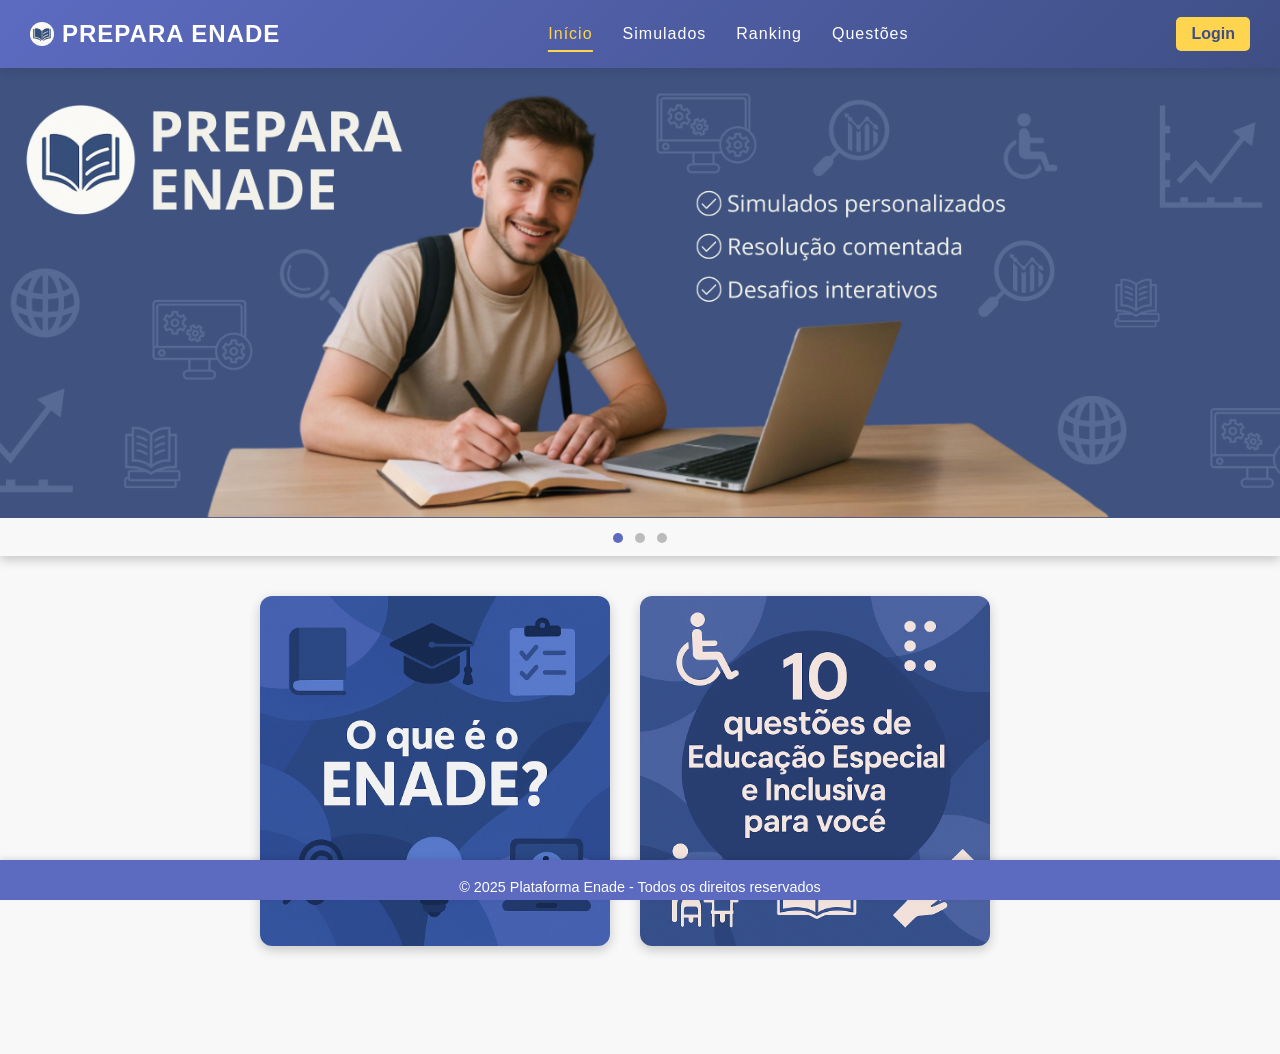
<file: index.html>
<!DOCTYPE html>
<html lang="pt-br">
<head>
    <meta charset="UTF-8">
    <meta name="viewport" content="width=device-width, initial-scale=1.0">
    <title>Prepara Enade</title>
    <link rel="stylesheet" href="styles.css">
    <link rel="icon" type="image/x-icon" href="img/icon.png">
</head>
<body>
    <header>
        <a href="index.html" class="logo">
          <img src="img/icon.png" alt="Ícone de livro" class="logo-icon">
          Prepara Enade
        </a>          
        <nav>
            <div class="hamburger" onclick="toggleMenu()">☰</div>
            <ul>
                <li><a href="index.html">Início</a></li>
                <li><a href="simulados.html">Simulados</a></li>
                <li><a href="ranking.html">Ranking</a></li>
                <li><a href="questoes.html">Questões</a></li>
            </ul>
        </nav>
        <div id="login-area">
            <button class="btn-login" onclick="window.location.href='login.html'">Login</button>
        </div>
    </header>
    
    <section class="carousel">
            <div class="slides">
                <img src="img/1.png" alt="Imagem 1">
                <img src="img/2.png" alt="Imagem 2">
                <img src="img/3.png" alt="Imagem 3">
            </div>
            <div class="dots">
                <span class="dot active"></span>
                <span class="dot"></span>
                <span class="dot"></span>
            </div>
    </section>
     <section class="posters">
  <div class="poster" id="enade-poster" onclick="mostrarVideoEnade()">
    <img src="img/O que é o ENADE_.png" alt="O que é o ENADE">
  </div>
  <div class="poster" onclick="window.location.href='10quest.html'">
    <img src="img/10quest.png" alt="10 Questões de Acessibilidade">
  </div>
  <div id="video-container" style="margin-top: 20px;"></div>
</section>
    <div id="custom-alert" class="custom-alert">
    <div class="alert-box">
        <p>Você precisa estar logado para acessar essa área.</p>
        <button onclick="closeAlert()">OK</button>
    </div>
</div>    

    <footer>
        <p>&copy; 2025 Plataforma Enade - Todos os direitos reservados</p>
    </footer>

<script>
    document.addEventListener("DOMContentLoaded", function () {
        let links = document.querySelectorAll("nav ul li a");
        let currentPage = window.location.pathname.split("/").pop();
        links.forEach(link => {
            if (link.getAttribute("href") === currentPage) {
                link.classList.add("active");
            }
        });

        let currentSlide = 0;
        const slides = document.querySelector(".slides");
        const dots = document.querySelectorAll(".dot");

        function showSlide(index) {
            slides.style.transform = `translateX(-${index * 100}%)`;
            dots.forEach(dot => dot.classList.remove("active"));
            dots[index].classList.add("active");
        }

        function nextSlide() {
            currentSlide = (currentSlide + 1) % 3;
            showSlide(currentSlide);
        }

        setInterval(nextSlide, 4000);

        dots.forEach((dot, index) => {
            dot.addEventListener("click", () => {
                currentSlide = index;
                showSlide(currentSlide);
            });
        });

        const user = JSON.parse(localStorage.getItem('user'));
const loginArea = document.getElementById('login-area');

if (user && loginArea) {
    const displayName = user.nickname ? user.nickname : user.name;
    const profilePhoto = user.foto ? user.foto : 'img/Animais/do-utilizador.png';

    loginArea.innerHTML = `
        <div class="user-info" onclick="window.location.href='perfil.html'" style="cursor: pointer;">
            <img src="${profilePhoto}" alt="Foto de Perfil" class="profile-photo">
            <span class="user-name">${displayName}</span>
            <button onclick="logout(event)" class="btn-login">Sair</button>
        </div>
        
    `;
}

        // ✅ Aqui dentro o user está definido corretamente
        document.querySelectorAll("nav ul li a").forEach(link => {
            const href = link.getAttribute("href");
            if ((href === "ranking.html" || href === "questoes.html") && !user) {
                link.addEventListener("click", function (e) {
                    e.preventDefault();
                    showAlert();
                });
            }
        });
    });
function showAlert() {
    const alert = document.getElementById("custom-alert");
    if (alert) {
        alert.style.display = "flex";
    }
}

function closeAlert() {
    window.location.href = "login.html";
}
function logout(event) {
        event.stopPropagation();
        localStorage.removeItem('user');
        window.location.href = 'index.html';
    }
function mostrarVideoEnade() {
    const container = document.getElementById('video-container');

    // Se o vídeo já estiver lá, não adiciona de novo (ou pode alternar visibilidade)
    if (container.innerHTML.trim() !== '') {
      container.innerHTML = ''; // fecha o vídeo se clicar novamente
      return;
    }

    // Insere o vídeo com controles
    container.innerHTML = `
      <video width="640" height="360" controls autoplay>
        <source src="img/O que é o ENADE？.mp4" type="video/mp4">
        Seu navegador não suporta o elemento de vídeo.
      </video>
    `;
    container.scrollIntoView({ behavior: 'smooth' });
  }
</script>
</body>
</html>
</file>
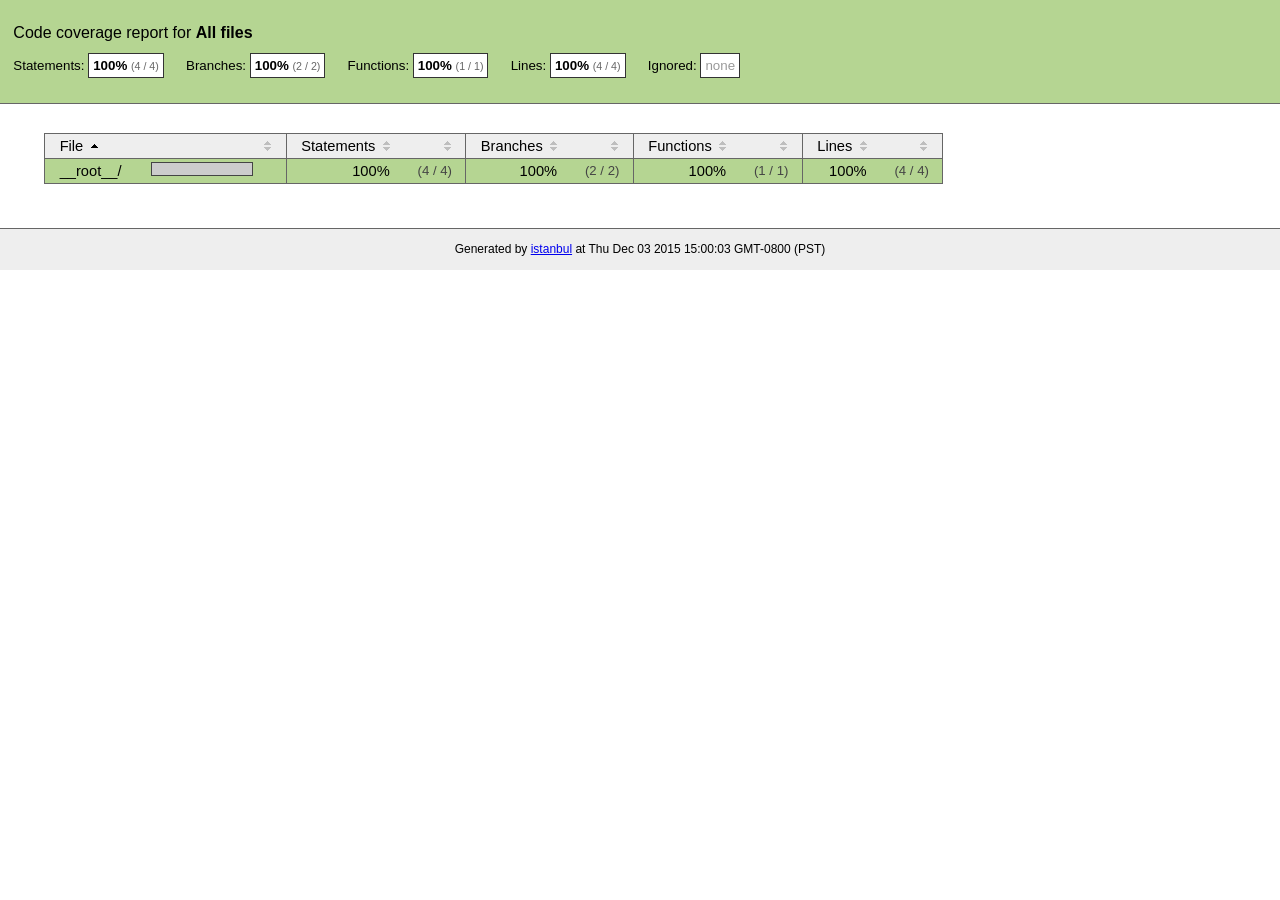
<file: banco/node_modules/unique-filename/coverage/index.html>
<!doctype html>
<html lang="en">
<head>
    <title>Code coverage report for All files</title>
    <meta charset="utf-8">
    <link rel="stylesheet" href="prettify.css">
    <link rel="stylesheet" href="base.css">
    <style type='text/css'>
        div.coverage-summary .sorter {
            background-image: url(sort-arrow-sprite.png);
        }
    </style>
</head>
<body>
<div class="header high">
    <h1>Code coverage report for <span class="entity">All files</span></h1>
    <h2>
        Statements: <span class="metric">100% <small>(4 / 4)</small></span> &nbsp;&nbsp;&nbsp;&nbsp;
        Branches: <span class="metric">100% <small>(2 / 2)</small></span> &nbsp;&nbsp;&nbsp;&nbsp;
        Functions: <span class="metric">100% <small>(1 / 1)</small></span> &nbsp;&nbsp;&nbsp;&nbsp;
        Lines: <span class="metric">100% <small>(4 / 4)</small></span> &nbsp;&nbsp;&nbsp;&nbsp;
        Ignored: <span class="metric"><span class="ignore-none">none</span></span> &nbsp;&nbsp;&nbsp;&nbsp;
    </h2>
    <div class="path"></div>
</div>
<div class="body">
<div class="coverage-summary">
<table>
<thead>
<tr>
   <th data-col="file" data-fmt="html" data-html="true" class="file">File</th>
   <th data-col="pic" data-type="number" data-fmt="html" data-html="true" class="pic"></th>
   <th data-col="statements" data-type="number" data-fmt="pct" class="pct">Statements</th>
   <th data-col="statements_raw" data-type="number" data-fmt="html" class="abs"></th>
   <th data-col="branches" data-type="number" data-fmt="pct" class="pct">Branches</th>
   <th data-col="branches_raw" data-type="number" data-fmt="html" class="abs"></th>
   <th data-col="functions" data-type="number" data-fmt="pct" class="pct">Functions</th>
   <th data-col="functions_raw" data-type="number" data-fmt="html" class="abs"></th>
   <th data-col="lines" data-type="number" data-fmt="pct" class="pct">Lines</th>
   <th data-col="lines_raw" data-type="number" data-fmt="html" class="abs"></th>
</tr>
</thead>
<tbody><tr>
	<td class="file high" data-value="__root__/"><a href="__root__/index.html">__root__/</a></td>
	<td data-value="100" class="pic high"><span class="cover-fill cover-full" style="width: 100px;"></span><span class="cover-empty" style="width:0px;"></span></td>
	<td data-value="100" class="pct high">100%</td>
	<td data-value="4" class="abs high">(4&nbsp;/&nbsp;4)</td>
	<td data-value="100" class="pct high">100%</td>
	<td data-value="2" class="abs high">(2&nbsp;/&nbsp;2)</td>
	<td data-value="100" class="pct high">100%</td>
	<td data-value="1" class="abs high">(1&nbsp;/&nbsp;1)</td>
	<td data-value="100" class="pct high">100%</td>
	<td data-value="4" class="abs high">(4&nbsp;/&nbsp;4)</td>
	</tr>

</tbody>
</table>
</div>
</div>
<div class="footer">
    <div class="meta">Generated by <a href="http://istanbul-js.org/" target="_blank">istanbul</a> at Thu Dec 03 2015 15:00:03 GMT-0800 (PST)</div>
</div>
<script src="prettify.js"></script>
<script>
window.onload = function () {
        if (typeof prettyPrint === 'function') {
            prettyPrint();
        }
};
</script>
<script src="sorter.js"></script>
</body>
</html>
</file>
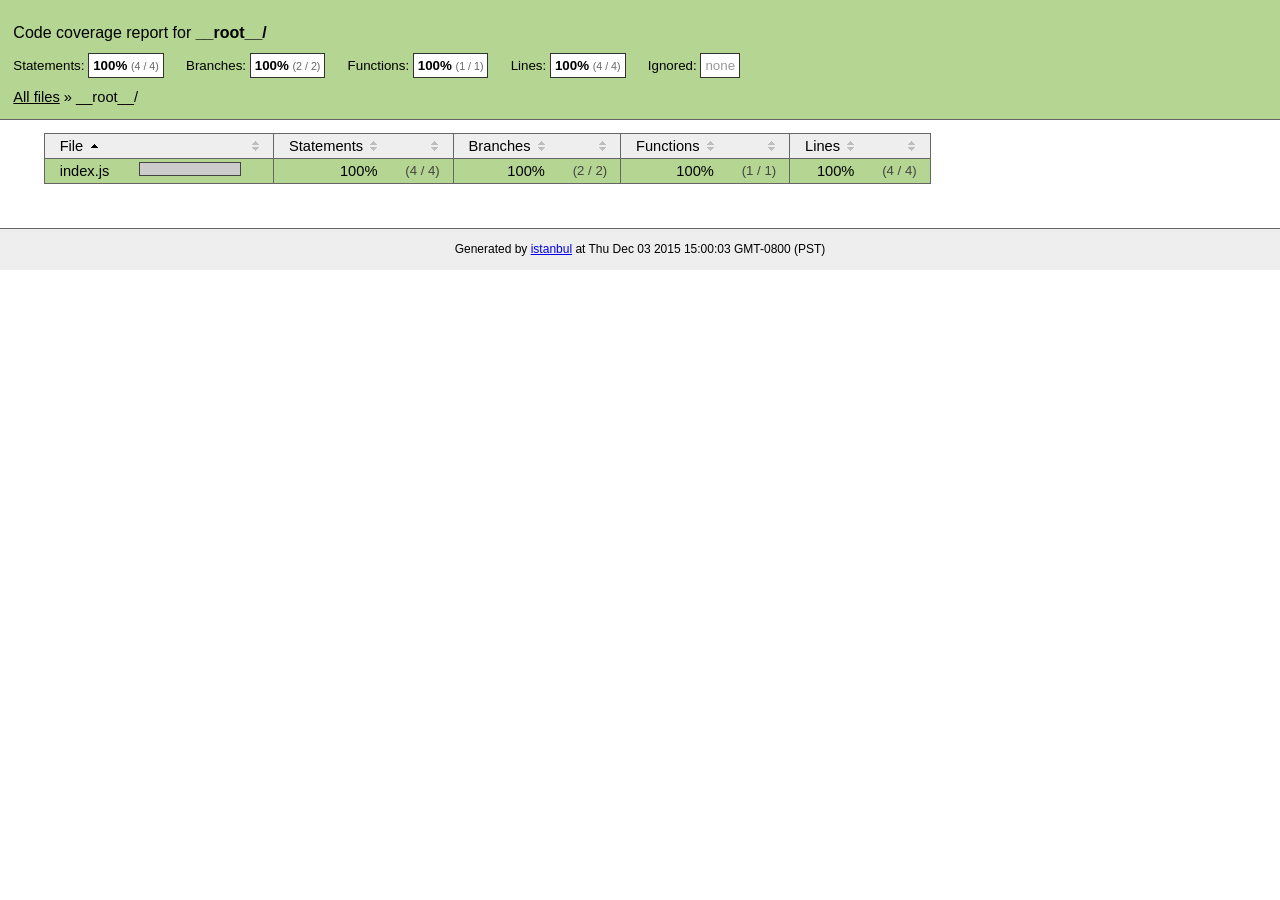
<file: banco/node_modules/unique-filename/coverage/__root__/index.html>
<!doctype html>
<html lang="en">
<head>
    <title>Code coverage report for __root__/</title>
    <meta charset="utf-8">
    <link rel="stylesheet" href="../prettify.css">
    <link rel="stylesheet" href="../base.css">
    <style type='text/css'>
        div.coverage-summary .sorter {
            background-image: url(../sort-arrow-sprite.png);
        }
    </style>
</head>
<body>
<div class="header high">
    <h1>Code coverage report for <span class="entity">__root__/</span></h1>
    <h2>
        Statements: <span class="metric">100% <small>(4 / 4)</small></span> &nbsp;&nbsp;&nbsp;&nbsp;
        Branches: <span class="metric">100% <small>(2 / 2)</small></span> &nbsp;&nbsp;&nbsp;&nbsp;
        Functions: <span class="metric">100% <small>(1 / 1)</small></span> &nbsp;&nbsp;&nbsp;&nbsp;
        Lines: <span class="metric">100% <small>(4 / 4)</small></span> &nbsp;&nbsp;&nbsp;&nbsp;
        Ignored: <span class="metric"><span class="ignore-none">none</span></span> &nbsp;&nbsp;&nbsp;&nbsp;
    </h2>
    <div class="path"><a href="../index.html">All files</a> &#187; __root__/</div>
</div>
<div class="body">
<div class="coverage-summary">
<table>
<thead>
<tr>
   <th data-col="file" data-fmt="html" data-html="true" class="file">File</th>
   <th data-col="pic" data-type="number" data-fmt="html" data-html="true" class="pic"></th>
   <th data-col="statements" data-type="number" data-fmt="pct" class="pct">Statements</th>
   <th data-col="statements_raw" data-type="number" data-fmt="html" class="abs"></th>
   <th data-col="branches" data-type="number" data-fmt="pct" class="pct">Branches</th>
   <th data-col="branches_raw" data-type="number" data-fmt="html" class="abs"></th>
   <th data-col="functions" data-type="number" data-fmt="pct" class="pct">Functions</th>
   <th data-col="functions_raw" data-type="number" data-fmt="html" class="abs"></th>
   <th data-col="lines" data-type="number" data-fmt="pct" class="pct">Lines</th>
   <th data-col="lines_raw" data-type="number" data-fmt="html" class="abs"></th>
</tr>
</thead>
<tbody><tr>
	<td class="file high" data-value="index.js"><a href="index.js.html">index.js</a></td>
	<td data-value="100" class="pic high"><span class="cover-fill cover-full" style="width: 100px;"></span><span class="cover-empty" style="width:0px;"></span></td>
	<td data-value="100" class="pct high">100%</td>
	<td data-value="4" class="abs high">(4&nbsp;/&nbsp;4)</td>
	<td data-value="100" class="pct high">100%</td>
	<td data-value="2" class="abs high">(2&nbsp;/&nbsp;2)</td>
	<td data-value="100" class="pct high">100%</td>
	<td data-value="1" class="abs high">(1&nbsp;/&nbsp;1)</td>
	<td data-value="100" class="pct high">100%</td>
	<td data-value="4" class="abs high">(4&nbsp;/&nbsp;4)</td>
	</tr>

</tbody>
</table>
</div>
</div>
<div class="footer">
    <div class="meta">Generated by <a href="http://istanbul-js.org/" target="_blank">istanbul</a> at Thu Dec 03 2015 15:00:03 GMT-0800 (PST)</div>
</div>
<script src="../prettify.js"></script>
<script>
window.onload = function () {
        if (typeof prettyPrint === 'function') {
            prettyPrint();
        }
};
</script>
<script src="../sorter.js"></script>
</body>
</html>
</file>
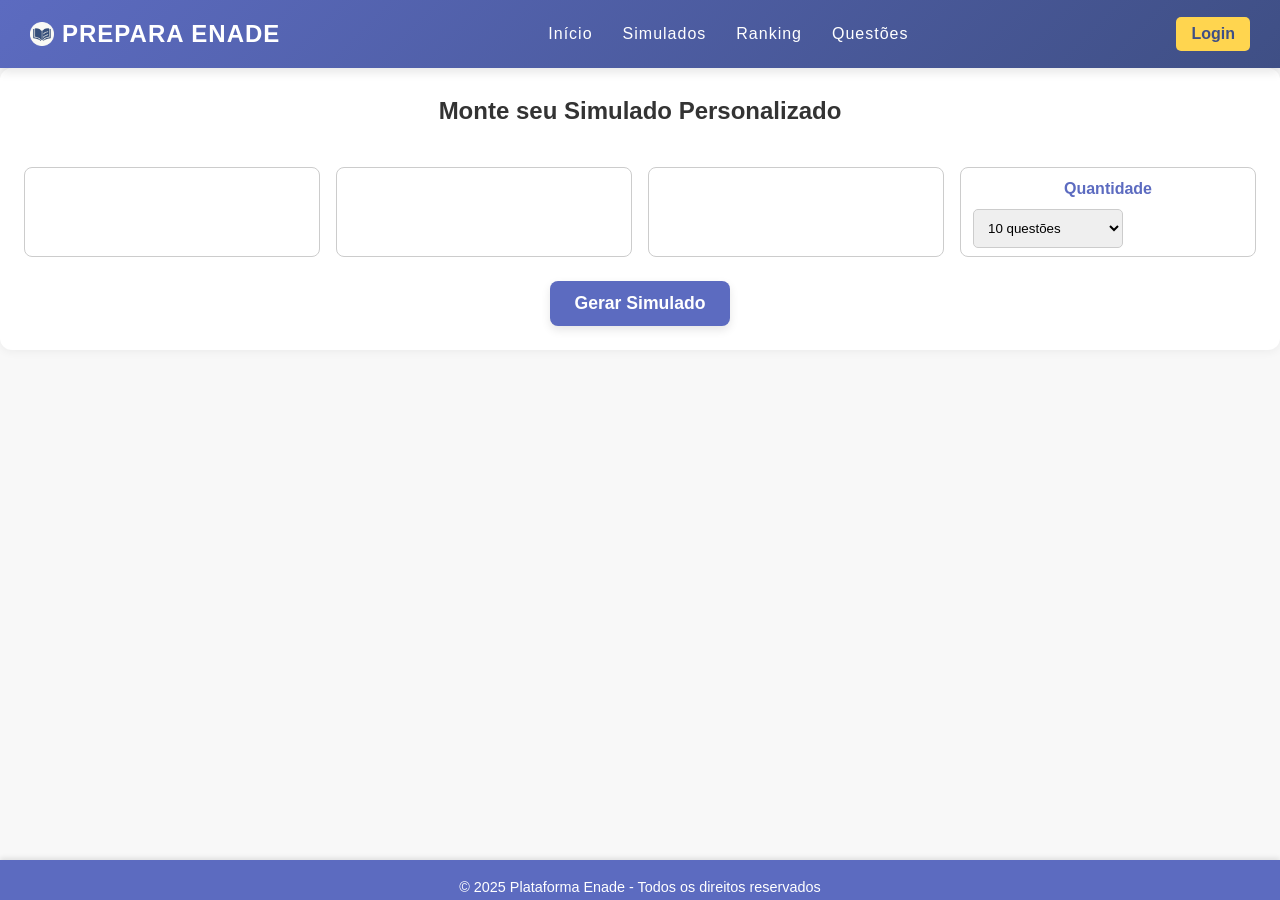
<file: 10quest.html>
<!DOCTYPE html>
<html lang="pt-br">
<head>
  <meta charset="UTF-8" />
  <meta name="viewport" content="width=device-width, initial-scale=1.0" />
  <title>Simulados - Prepara Enade</title>
  <link rel="stylesheet" href="styles.css" />
  <link rel="icon" type="image/x-icon" href="img/icon.png" />
</head>
<body>
  <header>
    <a href="index.html" class="logo">
          <img src="img/icon.png" alt="Ícone de livro" class="logo-icon">
          Prepara Enade
        </a>
    <nav>
      <div class="hamburger" onclick="toggleMenu()">☰</div>
      <ul>
        <li><a href="index.html">Início</a></li>
        <li><a href="simulados.html">Simulados</a></li>
        <li><a href="ranking.html">Ranking</a></li>
        <li><a href="questoes.html">Questões</a></li>
      </ul>
    </nav>
    <div id="login-area">
      <button class="btn-login" onclick="window.location.href='login.html'">Login</button>
    </div>
  </header>
  <section class="container">
  <div class="topo-questoes">
    <h2>Monte seu Simulado Personalizado</h2>
  </div>

  <div class="filtro-questoes">
    <div class="filtro-checkbox" id="filtro-categoria"></div>
    <div class="filtro-checkbox" id="filtro-banca"></div>
    <div class="filtro-checkbox" id="filtro-ano"></div>
    <div class="filtro-checkbox">
      <h3>Quantidade</h3>
      <select id="quantidade">
        <option value="10">10 questões</option>
        <option value="15">15 questões</option>
        <option value="20">20 questões</option>
        <option value="30">30 questões</option>
      </select>
    </div>
  </div>

  <div class="questoes-lista" id="questoes-lista"></div>
  <div id="mensagens"></div>

  <button id="btn-gerar-simulado">Gerar Simulado</button>
</section>
<div id="custom-alert" class="custom-alert">
  <div class="alert-box">
      <p id="custom-alert-text">Você precisa estar logado para gerar um simulado.</p>
      <button onclick="closeAlert()">OK</button>
  </div>
</div>
   

  <footer>
    <p>&copy; 2025 Plataforma Enade - Todos os direitos reservados</p>
  </footer>

<script>
  let questoesCarregadas = [];

  const filtroCategoriaDiv = document.getElementById("filtro-categoria");
  const filtroBancaDiv = document.getElementById("filtro-banca");
  const filtroAnoDiv = document.getElementById("filtro-ano");
  const btnGerarSimulado = document.getElementById("btn-gerar-simulado");

  function criarCheckboxes(container, valores, nomeGrupo) {
    container.innerHTML = "";
    const titulo = document.createElement("h3");
    titulo.textContent = nomeGrupo;
    container.appendChild(titulo);

    Array.from(valores).sort().forEach(v => {
      const label = document.createElement("label");
      label.style.display = "block";

      const checkbox = document.createElement("input");
      checkbox.type = "checkbox";
      checkbox.name = nomeGrupo;
      checkbox.value = v;

      label.appendChild(checkbox);
      label.appendChild(document.createTextNode(" " + v));
      container.appendChild(label);
    });
  }

  function preencherFiltrosComCheckboxes(questoes) {
    const categorias = new Set();
    const bancas = new Set();
    const anos = new Set();

    questoes.forEach(q => {
      categorias.add(q.categoria);
      bancas.add(q.banca);
      anos.add(q.ano);
    });

    criarCheckboxes(filtroCategoriaDiv, categorias, "categoria");
    criarCheckboxes(filtroBancaDiv, bancas, "banca");
    criarCheckboxes(filtroAnoDiv, anos, "ano");
  }
function marcarCategoriasEAvancar() {
  // Categorias a marcar
  const categoriasParaMarcar = [
    "Educação Especial e Inclusiva",
    "Educação Especial na Perspectiva da Educação Inclusiva",
    "Educação Inclusiva"
  ];

  // Marcar checkboxes que correspondem a essas categorias
  categoriasParaMarcar.forEach(categoria => {
    const checkbox = document.querySelector(`#filtro-categoria input[type="checkbox"][value="${categoria}"]`);
    if (checkbox) {
      checkbox.checked = true;
    }
  });

  // Agora gerar o simulado automaticamente (simulando o clique no botão)
  btnGerarSimulado.click();
}

  function pegarSelecionados(nomeGrupo) {
    return Array.from(document.querySelectorAll(`input[name="${nomeGrupo}"]:checked`)).map(cb => cb.value);
  }

  function embaralharArray(array) {
    const arr = [...array];
    for (let i = arr.length - 1; i > 0; i--) {
      const j = Math.floor(Math.random() * (i + 1));
      [arr[i], arr[j]] = [arr[j], arr[i]];
    }
    return arr;
  }

btnGerarSimulado.addEventListener("click", () => {
  const user = JSON.parse(localStorage.getItem("user"));
  if (!user) {
    showAlert("Você precisa estar logado para gerar um simulado.", "login.html");
    return;
  }
  const categoriasSelecionadas = pegarSelecionados("categoria");
  const bancasSelecionadas = pegarSelecionados("banca");
  const anosSelecionados = pegarSelecionados("ano");
  const quantidadeSelecionada = parseInt(document.getElementById("quantidade").value);

  const questoesFiltradas = questoesCarregadas.filter(q => {
    const okCategoria = categoriasSelecionadas.length === 0 || categoriasSelecionadas.includes(q.categoria);
    const okBanca = bancasSelecionadas.length === 0 || bancasSelecionadas.includes(q.banca);
    const okAno = anosSelecionados.length === 0 || anosSelecionados.includes(String(q.ano));
    return okCategoria && okBanca && okAno;
  });

  if (questoesFiltradas.length === 0) {
    showAlert("Nenhuma questão encontrada com os filtros aplicados.");
    return;
  }

  const quantidadeFinal = Math.min(quantidadeSelecionada, questoesFiltradas.length);

  if (quantidadeFinal < quantidadeSelecionada) {
    showAlert(`Apenas ${quantidadeFinal} questões disponíveis. Gerando com essa quantidade.`, "simu1.html");
  } else {
    localStorage.setItem("simuladoPersonalizado", JSON.stringify(
      embaralharArray(questoesFiltradas).slice(0, quantidadeFinal)
    ));
    window.location.href = "simu1.html";
  }
});

  async function carregarQuestoes() {
    try {
      const res = await fetch("http://localhost:3000/api/questoes");
      const dados = await res.json();
      questoesCarregadas = dados;
      preencherFiltrosComCheckboxes(dados);

      marcarCategoriasEAvancar();
      
    } catch (err) {
      console.error("Erro ao carregar questões:", err);
    }
  }

  carregarQuestoes();

  const user = JSON.parse(localStorage.getItem('user'));
  const loginArea = document.getElementById('login-area');

if (user && loginArea) {
    const displayName = user.nickname ? user.nickname : user.name;
    const profilePhoto = user.foto ? user.foto : 'img/Animais/do-utilizador.png';

    loginArea.innerHTML = `
        <div class="user-info" onclick="window.location.href='perfil.html'" style="cursor: pointer;">
            <img src="${profilePhoto}" alt="Foto de Perfil" class="profile-photo">
            <span class="user-name">${displayName}</span>
            <button onclick="logout(event)" class="btn-login">Sair</button>
        </div>
        
    `;
}
function logout(event) {
        event.stopPropagation();
        localStorage.removeItem('user');
        window.location.href = 'index.html';
    }
function mostrarMensagem(texto, tipo = "success", duracao = 4000) {
  const container = document.getElementById("mensagens");

  const mensagem = document.createElement("div");
  mensagem.classList.add("message", tipo);
  mensagem.textContent = texto;

  container.appendChild(mensagem);

  setTimeout(() => {
    mensagem.remove();
  }, duracao);
}
let alertRedirectUrl = null;

function showAlert(message, redirectUrl = null) {
  alertRedirectUrl = redirectUrl;
  const alertBox = document.getElementById("custom-alert");
  const alertText = document.getElementById("custom-alert-text");
  alertText.textContent = message;
  alertBox.style.display = "flex";
}

function closeAlert() {
  const alertBox = document.getElementById("custom-alert");
  alertBox.style.display = "none";
  if (alertRedirectUrl) {
    window.location.href = alertRedirectUrl;
  }
}
</script>
</body>
</html>
</file>
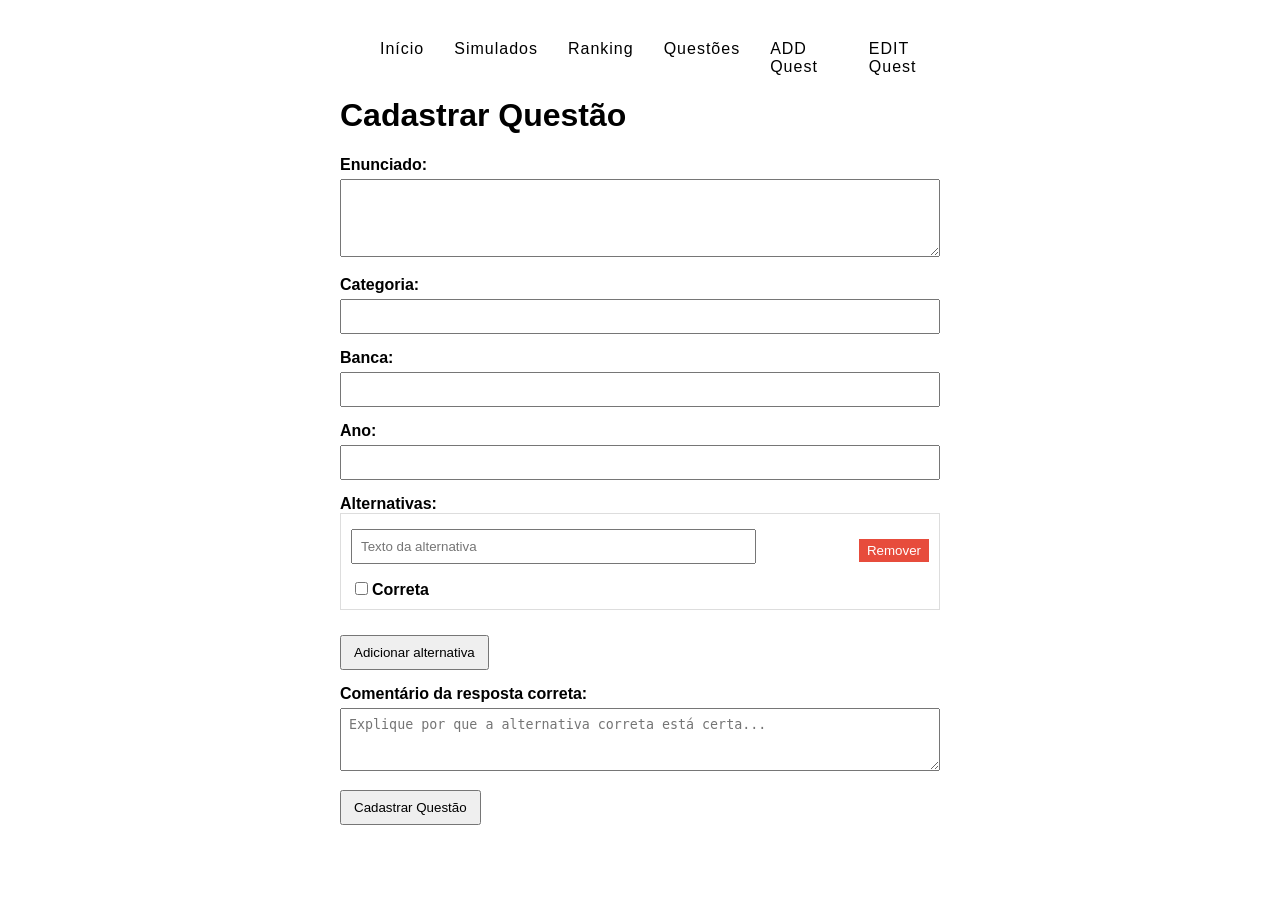
<file: cadquest.html>
<!DOCTYPE html>
<html lang="pt-BR">
<head>
  <meta charset="UTF-8" />
  <title>Cadastrar Questões</title>
  <style>
    body {
      font-family: Arial, sans-serif;
      max-width: 600px;
      margin: 40px auto;
      padding: 0 10px;
    }
    label {
      font-weight: bold;
      display: block;
      margin-top: 15px;
    }
    input[type="text"], input[type="number"], textarea {
      width: 100%;
      padding: 8px;
      margin-top: 5px;
      box-sizing: border-box;
    }
    button {
      margin-top: 15px;
      padding: 8px 12px;
      cursor: pointer;
    }
    .alt-item {
      margin-bottom: 10px;
      border: 1px solid #ddd;
      padding: 10px;
      position: relative;
    }
    .remove-btn {
      position: absolute;
      right: 10px;
      top: 10px;
      background-color: #e74c3c;
      color: white;
      border: none;
      padding: 4px 8px;
      cursor: pointer;
    }
    .remove-btn:hover {
      background-color: #c0392b;
    }
    .message {
      margin-top: 20px;
      font-weight: bold;
    }
    .hamburger {
      display: none;
      font-size: 2rem;
      color: white;
      cursor: pointer;
    }

    @media (max-width: 768px) {
      nav ul {
        display: none;
        flex-direction: column;
        position: absolute;
        top: 60px;
        right: 0;
        background: #3f4f85;
        width: 200px;
        padding: 15px;
        border-radius: 10px;
      }

      nav ul.show {
        display: flex;
      }

      .hamburger {
        display: block;
      }
    }
    nav ul {
      list-style: none;
      display: flex;
      gap: 30px;
    }

    nav ul li {
      position: relative;
    }

    nav ul li a {
      color: rgb(0, 0, 0);
      text-decoration: none;
      font-size: 1rem;
      font-weight: 500;
      letter-spacing: 1px;
      transition: all 0.3s ease;
    }

    nav ul li a:hover {
      color: #FFD54F;
      transform: scale(1.1);
    }

    nav ul li a::after {
      content: '';
      position: absolute;
      width: 0;
      height: 2px;
      background-color: #FFD54F;
      bottom: -5px;
      left: 50%;
      transform: translateX(-50%);
      transition: width 0.3s ease;
    }

    nav ul li a:hover::after,
    nav ul li a.active::after {
      width: 100%;
    }

    nav ul li a.active {
      color: #FFD54F;
      transform: scale(1.1);
    }
  </style>
</head>
<body>
  <nav>
            <div class="hamburger" onclick="toggleMenu()">☰</div>
            <ul>
                <li><a href="index.html">Início</a></li>
                <li><a href="simulados.html">Simulados</a></li>
                <li><a href="ranking.html">Ranking</a></li>
                <li><a href="questoes.html">Questões</a></li>
                <li><a href="cadquest.html">ADD Quest</a></li>
                <li><a href="editor.html">EDIT Quest</a></li>
            </ul>
  </nav>
  <h1>Cadastrar Questão</h1>

<form id="formQuestao">
  <label for="enunciado">Enunciado:</label>
  <textarea id="enunciado" rows="4" required></textarea>

  <label for="categoria">Categoria:</label>
  <input type="text" id="categoria" />

  <label for="banca">Banca:</label>
  <input type="text" id="banca" />

  <label for="ano">Ano:</label>
  <input type="number" id="ano" />

  <label>Alternativas:</label>
  <div id="alternativasContainer"></div>
  <button type="button" id="addAlternativaBtn">Adicionar alternativa</button>

  <!-- ✅ Novo campo para comentário -->
  <label for="comentario">Comentário da resposta correta:</label>
  <textarea id="comentario" rows="3" placeholder="Explique por que a alternativa correta está certa..."></textarea>

  <button type="submit">Cadastrar Questão</button>
</form>

<p class="message" id="message"></p>

<script>
  const alternativasContainer = document.getElementById('alternativasContainer');
  const addAlternativaBtn = document.getElementById('addAlternativaBtn');
  const form = document.getElementById('formQuestao');
  const messageEl = document.getElementById('message');

  function criarAlternativa(texto = '', correta = false) {
    const div = document.createElement('div');
    div.className = 'alt-item';

    const inputTexto = document.createElement('input');
    inputTexto.type = 'text';
    inputTexto.placeholder = 'Texto da alternativa';
    inputTexto.value = texto;
    inputTexto.required = true;
    inputTexto.style.width = '70%';
    inputTexto.style.marginRight = '10px';

    const labelCorreta = document.createElement('label');
    labelCorreta.style.userSelect = 'none';

    const inputCorreta = document.createElement('input');
    inputCorreta.type = 'checkbox';
    inputCorreta.checked = correta;
    inputCorreta.style.marginRight = '4px';

    labelCorreta.appendChild(inputCorreta);
    labelCorreta.appendChild(document.createTextNode('Correta'));

    const removeBtn = document.createElement('button');
    removeBtn.type = 'button';
    removeBtn.textContent = 'Remover';
    removeBtn.className = 'remove-btn';

    removeBtn.onclick = () => {
      alternativasContainer.removeChild(div);
    };

    div.appendChild(inputTexto);
    div.appendChild(labelCorreta);
    div.appendChild(removeBtn);

    alternativasContainer.appendChild(div);
  }

  criarAlternativa();

  addAlternativaBtn.addEventListener('click', () => {
    criarAlternativa();
  });

  form.addEventListener('submit', async (e) => {
    e.preventDefault();

    messageEl.textContent = '';

    const enunciado = document.getElementById('enunciado').value.trim();
    const categoria = document.getElementById('categoria').value.trim();
    const banca = document.getElementById('banca').value.trim();
    const anoRaw = document.getElementById('ano').value.trim();
    const comentario = document.getElementById('comentario').value.trim(); // ✅ coleta o comentário
    const ano = anoRaw ? parseInt(anoRaw) : null;

    const divs = alternativasContainer.querySelectorAll('.alt-item');
    const alternativas = [];

    for (const div of divs) {
      const texto = div.querySelector('input[type=text]').value.trim();
      const correta = div.querySelector('input[type=checkbox]').checked;
      if (!texto) {
        messageEl.textContent = 'Preencha o texto de todas as alternativas.';
        return;
      }
      alternativas.push({ texto, correta });
    }

    if (!alternativas.some(a => a.correta)) {
      messageEl.textContent = 'Marque pelo menos uma alternativa correta.';
      return;
    }

    if (!enunciado) {
      messageEl.textContent = 'Preencha o enunciado.';
      return;
    }

    // Envio para o backend incluindo o comentário
    try {
      const res = await fetch('http://localhost:3000/api/questoes', {
        method: 'POST',
        headers: { 'Content-Type': 'application/json' },
        body: JSON.stringify({
          enunciado,
          categoria,
          banca,
          ano,
          alternativas,
          comentario // ✅ envia o comentário
        }),
      });

      const data = await res.json();

      if (res.ok) {
        messageEl.style.color = 'green';
        messageEl.textContent = 'Questão cadastrada com sucesso!';
        form.reset();
        alternativasContainer.innerHTML = '';
        criarAlternativa();
      } else {
        messageEl.style.color = 'red';
        messageEl.textContent = data.error || 'Erro ao cadastrar questão.';
      }
    } catch (error) {
      messageEl.style.color = 'red';
      messageEl.textContent = 'Erro ao conectar com o servidor.';
    }
  });
</script>
</body>
</html>
</file>
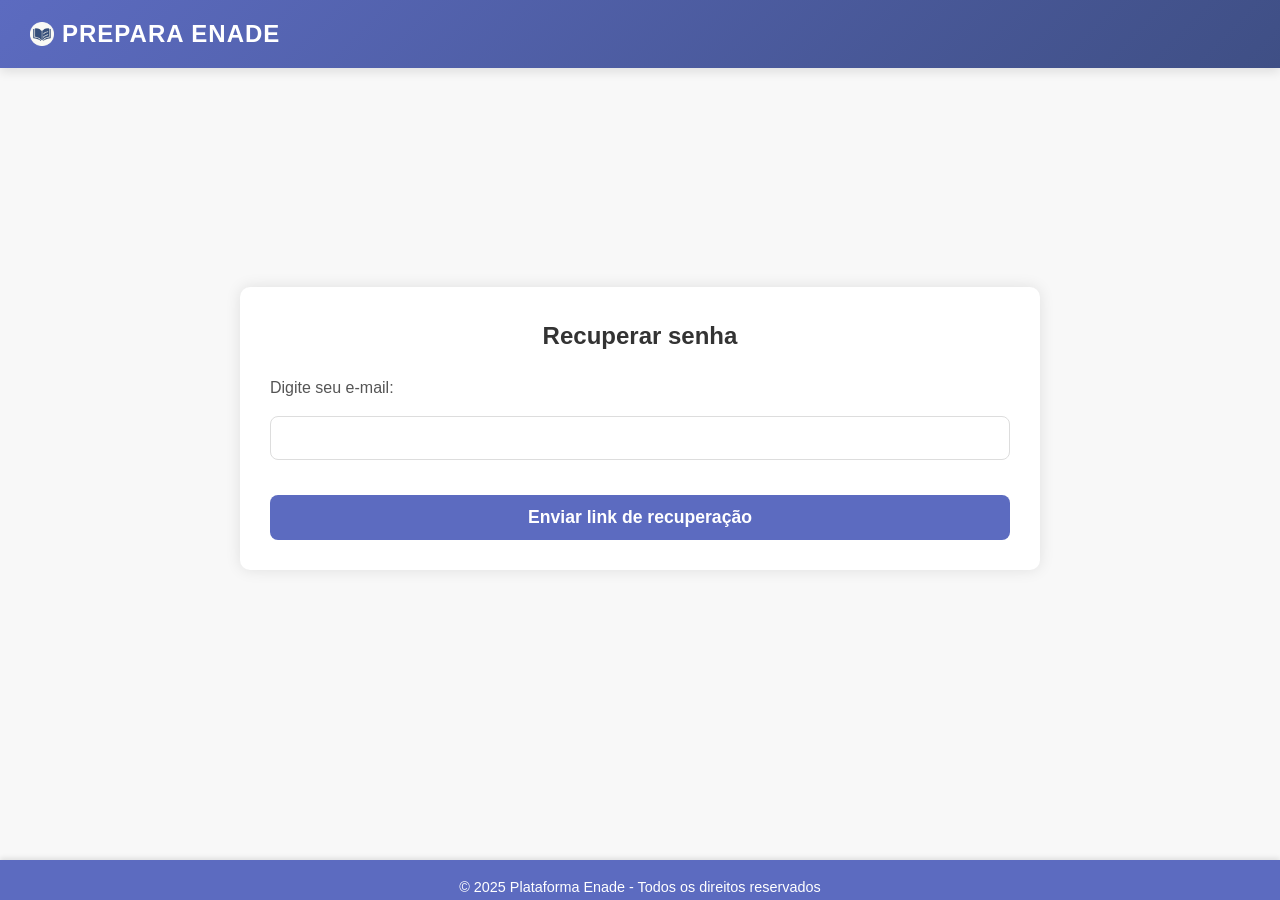
<file: forgot-password.html>
<!DOCTYPE html>
<html lang="pt-br">
<head>
    <meta charset="UTF-8">
    <meta name="viewport" content="width=device-width, initial-scale=1.0">
    <title>Prepara Enade</title>
    <link rel="stylesheet" href="styles.css">
    <link rel="icon" type="image/x-icon" href="img/icon.png">
</head>
<body>
    <header>
        <a href="index.html" class="logo">
          <img src="img/icon.png" alt="Ícone de livro" class="logo-icon">
          Prepara Enade
        </a>
          </header>
          <main>
            <div class="form-wrapper">
            <h2>Recuperar senha</h2>
            <form id="forgot-password-form">
              <label for="email">Digite seu e-mail:</label>
              <input type="email" id="email" name="email" required aria-label="Digite seu e-mail para recuperar a senha" />
              <button type="submit" class="btn" id="salvar-btn" aria-label="Enviar link de recuperação de senha">Enviar link de recuperação</button>
            </form>
            <p id="mensagem-feedback" class="mensagem-feedback" style="display: none; margin-top: 10px;"></p>
          </div>
          </main>

<footer>
  <p>&copy; 2025 Plataforma Enade - Todos os direitos reservados</p>
</footer>
  

  <script>
document.getElementById('forgot-password-form').addEventListener('submit', async e => {
  e.preventDefault();
  const email = document.getElementById('email').value;
  const feedback = document.getElementById('mensagem-feedback');
  feedback.style.display = "none";
  feedback.textContent = "";

  try {
    const response = await fetch('http://localhost:3000/api/auth/forgot-password', {
      method: 'POST',
      headers: { 'Content-Type': 'application/json' },
      body: JSON.stringify({ email })
    });

    const data = await response.json();

    if (response.ok) {
      feedback.textContent = data.message || "Link enviado com sucesso.";
      feedback.style.color = "green";
    } else {
      feedback.textContent = data.error || "Erro ao enviar o link.";
      feedback.style.color = "red";
    }

    feedback.style.display = "block";

  } catch (error) {
    feedback.textContent = "Erro de conexão com o servidor.";
    feedback.style.color = "red";
    feedback.style.display = "block";
    console.error(error);
  }
});


  </script>
</body>
</html>
</file>
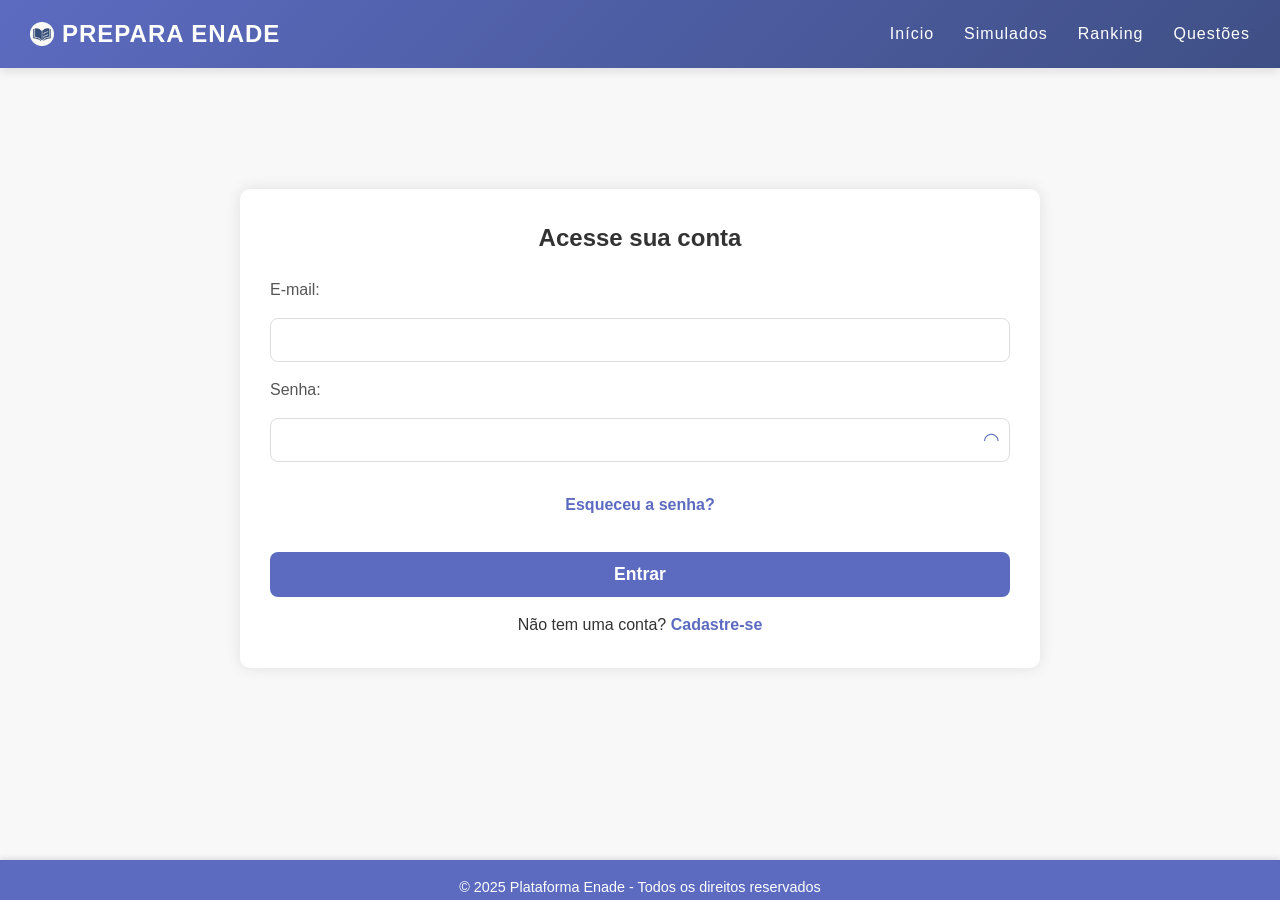
<file: login.html>
<!DOCTYPE html>
<html lang="pt-br">
<head>
    <meta charset="UTF-8">
    <meta name="viewport" content="width=device-width, initial-scale=1.0">
    <title>Prepara Enade</title>
    <link rel="stylesheet" href="styles.css">
    <link rel="icon" type="image/x-icon" href="img/icon.png">
</head>
<body>
    <header>
        <a href="index.html" class="logo">
          <img src="img/icon.png" alt="Ícone de livro" class="logo-icon">
          Prepara Enade
        </a> 
        <nav>
            <div class="hamburger" onclick="toggleMenu()">☰</div>
            <ul>
                <li><a href="index.html">Início</a></li>
                <li><a href="simulados.html">Simulados</a></li>
                <li><a href="ranking.html">Ranking</a></li>
                <li><a href="questoes.html">Questões</a></li>
            </ul>
        </nav>
    </header>
    
    <main>
    <div class="form-wrapper">
        <h2>Acesse sua conta</h2>
        <form action="index.html" method="post" class="login-form">
            <label for="email">E-mail:</label>
            <input type="email" id="email" name="email" required>

            <label for="senha">Senha:</label>
<div class="senha-wrapper">
  <input type="password" id="senha" name="senha" required />
  <span class="toggle-senha" onclick="toggleSenha('senha', this)">◠</span>
</div>
<p class="forgot-password">
        <a href="forgot-password.html">Esqueceu a senha?</a>
    </p>
<p id="mensagem-erro" class="mensagem-erro" style="color: red; display: none;"></p>

            <button type="submit" class="btn">Entrar</button>
        </form>
        <p>Não tem uma conta? <a href="register.html">Cadastre-se</a></p>
    </div>
    </main>

    <footer>
        <p>&copy; 2025 Plataforma Enade - Todos os direitos reservados</p>
    </footer>
    <script>
document.querySelector('.login-form').addEventListener('submit', async function (e) {
    e.preventDefault();

    const email = document.querySelector('#email').value;
    const password = document.querySelector('#senha').value;
    const mensagemErro = document.getElementById('mensagem-erro');

    const response = await fetch('http://localhost:3000/api/auth/login', {
        method: 'POST',
        headers: { 'Content-Type': 'application/json' },
        body: JSON.stringify({ email, password })
    });

    const data = await response.json();

    if (response.ok) {
        localStorage.setItem("user", JSON.stringify(data.user));
        window.location.href = 'index.html';
    } else {
        mensagemErro.textContent = 'Erro: ' + data.message;
        mensagemErro.style.display = 'block';
    }
});
    const togglePassword = document.querySelector('#togglePassword');
    const passwordInput = document.querySelector('#password');

    function toggleSenha(idCampo, elementoIcone) {
    const input = document.getElementById(idCampo);
    if (input.type === "password") {
      input.type = "text";
      elementoIcone.textContent = "◉";
    } else {
      input.type = "password";
      elementoIcone.textContent = "◠";
    }
  }
    </script>    
</body>
</html>
</file>
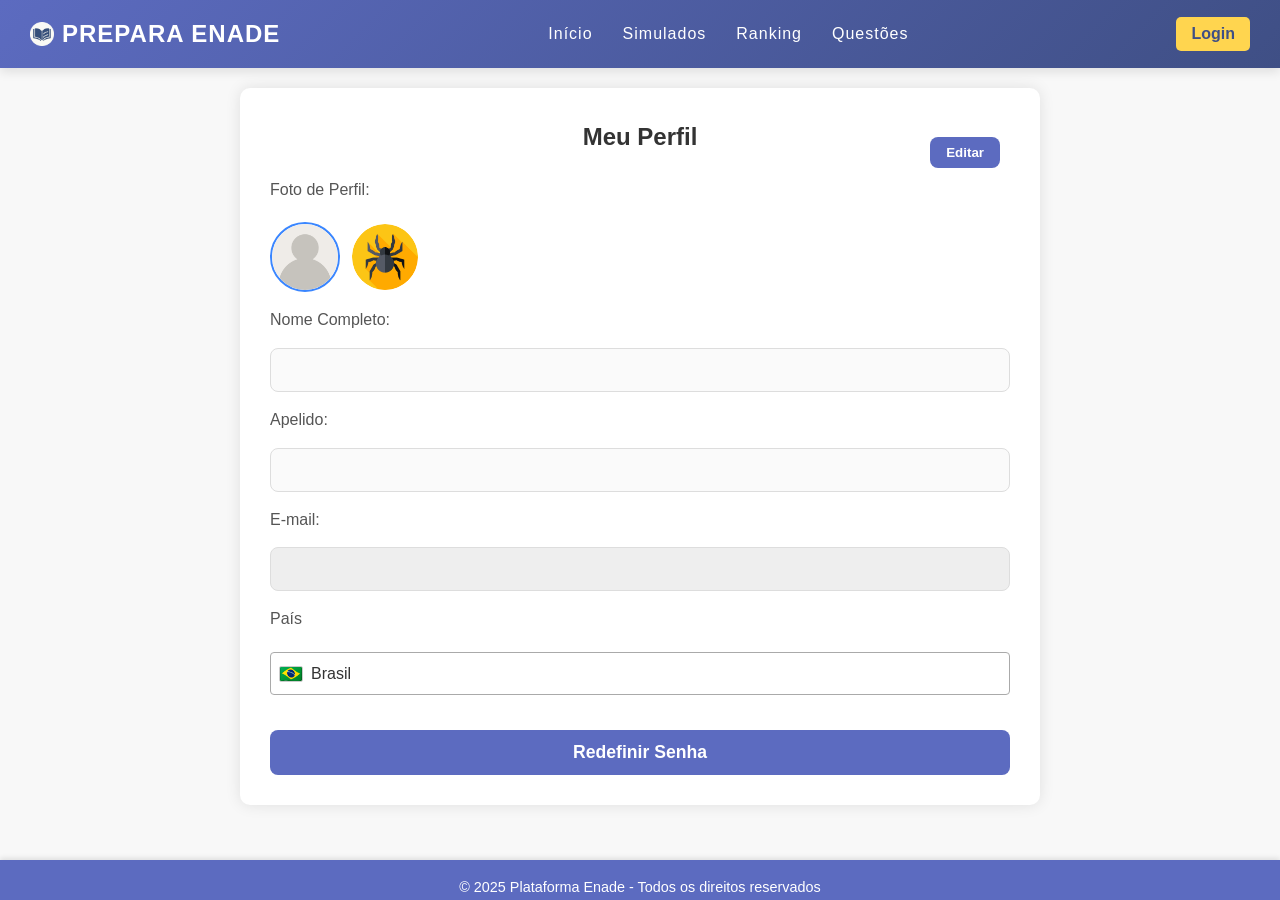
<file: perfil.html>
<!DOCTYPE html>
<html lang="pt-br">
<head>
  <meta charset="UTF-8" />
  <meta name="viewport" content="width=device-width, initial-scale=1" />
  <title>Prepara Enade</title>
  <link rel="stylesheet" href="styles.css" />
  <link rel="icon" href="img/icon.png" />
</head>
<body>
<header>
  <a href="index.html" class="logo">
    <img src="img/icon.png" alt="Ícone de livro" class="logo-icon" />
    Prepara Enade
  </a>
  <nav>
    <div class="hamburger" onclick="toggleMenu()">☰</div>
    <ul>
      <li><a href="index.html">Início</a></li>
      <li><a href="simulados.html">Simulados</a></li>
      <li><a href="ranking.html">Ranking</a></li>
      <li><a href="questoes.html">Questões</a></li>
    </ul>
  </nav>
  <div id="login-area">
    <button class="btn-login" onclick="window.location.href='login.html'">Login</button>
  </div>
</header>

<main>
  <div class="form-wrapper">
    <h2>Meu Perfil</h2>
    <button id="editar-btn" class="btn-editar" type="button">Editar</button>

    <form id="perfil-form" novalidate>
      <label>Foto de Perfil:</label>
      <div id="fotos-container" class="fotos-container"></div>

      <label for="nome">Nome Completo:</label>
      <input type="text" id="nome" name="nome" required disabled />

      <label for="apelido">Apelido:</label>
      <input type="text" id="apelido" name="apelido" disabled />

      <label for="email">E-mail:</label>
      <input type="email" id="email" name="email" readonly />

      <label id="pais-label" for="pais">País</label>
      <div id="custom-select-container" class="custom-select" tabindex="0" aria-haspopup="listbox" aria-expanded="false" aria-labelledby="pais-label">
        <div class="pais-selecionado" id="pais-selecionado" aria-live="polite" aria-atomic="true"></div>
        <ul id="lista-paises" class="lista-paises" role="listbox" tabindex="-1" aria-label="Lista de países"></ul>
      </div>
      <input type="hidden" id="pais" name="pais" />

      <button type="button" id="btn-nova-senha" class="btn" onclick="window.location.href='reset-password.html'">Redefinir Senha</button>

      <button type="submit" class="btn" id="salvar-btn" style="display: none;">Salvar Alterações</button>
    </form>
  </div>
</main>

<footer>
  <p>&copy; 2025 Plataforma Enade - Todos os direitos reservados</p>
</footer>

<script>
  // 1. Carregue o user logo no começo
  const user = JSON.parse(localStorage.getItem('user')) || {};

  // 2. Dados básicos e constantes
  const paises = [
    { code: "ad", nome: "Andorra", img: "img/bandeiras/ad.png" },
    { code: "br", nome: "Brasil", img: "img/bandeiras/br.png" },
    { code: "zw", nome: "Zimbabwe", img: "img/bandeiras/zw.png" }
  ];

  const fotosPerfil = [
    { id: 1, src: "img/Animais/do-utilizador.png" },
    { id: 2, src: "img/Animais/aranha.png" }
  ];

  // 3. Referências aos elementos do DOM
  const nomeInput = document.getElementById("nome");
  const apelidoInput = document.getElementById("apelido");
  const emailInput = document.getElementById("email");
  const fotosContainer = document.getElementById("fotos-container");
  const paisSelecionado = document.getElementById("pais-selecionado");
  const listaPaises = document.getElementById("lista-paises");
  const paisHiddenInput = document.getElementById("pais");
  const form = document.getElementById("perfil-form");
  const customSelect = document.getElementById("custom-select-container");
  const editarBtn = document.getElementById("editar-btn");
  const salvarBtn = document.getElementById("salvar-btn");
  const loginArea = document.getElementById('login-area');

  // 4. Inicialize as variáveis que dependem do user
  let paisAtual = user.pais || "br";
  let fotoSelecionadaId = user.fotoId || 1;

  // 5. Função para atualizar seleção de país
  function atualizarPaisSelecionado(code) {
    const pais = paises.find(p => p.code === code);
    if (pais) {
      paisSelecionado.innerHTML = `
        <img src="${pais.img}" alt="Bandeira de ${pais.nome}" />
        <span>${pais.nome}</span>
      `;
      paisHiddenInput.value = pais.code;
      paisAtual = pais.code;
    }
  }

  // 6. Popular lista de países
  function popularListaPaises() {
    listaPaises.innerHTML = "";
    paises.forEach(pais => {
      const li = document.createElement("li");
      li.setAttribute("role", "option");
      li.setAttribute("tabindex", "-1");
      li.dataset.code = pais.code;
      li.innerHTML = `
        <img src="${pais.img}" alt="Bandeira de ${pais.nome}" />
        <span>${pais.nome}</span>
      `;
      if (pais.code === paisAtual) {
        li.classList.add("selected");
        li.setAttribute("aria-selected", "true");
      }
      listaPaises.appendChild(li);
    });
  }

  // 7. Dropdown e seleção país (mantém seu código original) ...

  // 8. Inicializar campos com dados do user
  nomeInput.value = user.name || "";
  apelidoInput.value = user.nickname || "";
  emailInput.value = user.email || "";
  atualizarPaisSelecionado(paisAtual);
  popularListaPaises();

  // 9. Carregar fotos e seleção de perfil
  function carregarFotosPerfil() {
    fotosContainer.innerHTML = "";
    fotosPerfil.forEach(foto => {
      const img = document.createElement("img");
      img.src = foto.src;
      img.alt = `Foto de perfil ${foto.id}`;
      img.classList.add("foto-opcao");
      if (foto.id === fotoSelecionadaId) img.classList.add("selecionada");
      img.dataset.id = foto.id;
      img.tabIndex = 0;

      img.addEventListener("click", () => {
        fotoSelecionadaId = foto.id;
        atualizarSelecaoFoto();
      });
      img.addEventListener("keydown", e => {
        if (e.key === "Enter" || e.key === " ") {
          e.preventDefault();
          fotoSelecionadaId = foto.id;
          atualizarSelecaoFoto();
        }
      });

      fotosContainer.appendChild(img);
    });
  }

  function atualizarSelecaoFoto() {
    fotosContainer.querySelectorAll("img").forEach(img => {
      img.classList.toggle("selecionada", parseInt(img.dataset.id, 10) === fotoSelecionadaId);
    });
  }

  carregarFotosPerfil();

  // 10. Botão editar
  editarBtn.addEventListener("click", () => {
    form.querySelectorAll("input[type=text]").forEach(campo => campo.disabled = false);
    salvarBtn.style.display = "inline-block";
    editarBtn.style.display = "none";
    customSelect.tabIndex = 0;
  });

  // 11. Salvar formulário
  form.addEventListener("submit", e => {
    e.preventDefault();

    if (!nomeInput.value.trim()) {
      alert("O nome completo é obrigatório.");
      return;
    }

    const userAtualizado = {
      ...user,
      name: nomeInput.value.trim(),
      nickname: apelidoInput.value.trim(),
      pais: paisAtual,
      fotoId: fotoSelecionadaId
    };

    localStorage.setItem("user", JSON.stringify(userAtualizado));

    nomeInput.disabled = true;
    apelidoInput.disabled = true;
    customSelect.tabIndex = -1;
    salvarBtn.style.display = "none";
    editarBtn.style.display = "inline-block";

    alert("Perfil atualizado com sucesso!");
  });

  // 12. Área de login - mostrar dados do usuário ou botão de login
  if (user && Object.keys(user).length > 0 && loginArea) {
    const displayName = user.nickname ? user.nickname : user.name;
    // Ajuste para foto: no seu form você salva fotoId, então pegue o src pelo id:
    const fotoObj = fotosPerfil.find(f => f.id === user.fotoId);
    const profilePhoto = fotoObj ? fotoObj.src : 'img/Animais/do-utilizador.png';

    loginArea.innerHTML = `
      <div class="user-info" onclick="window.location.href='perfil.html'" style="cursor: pointer;">
          <img src="${profilePhoto}" alt="Foto de Perfil" class="profile-photo">
          <span class="user-name">${displayName || ''}</span>
          <button onclick="logout(event)" class="btn-login">Sair</button>
      </div>
    `;
  }

  // 13. Função logout
  function logout(event) {
    event.stopPropagation();
    localStorage.removeItem('user');
    window.location.href = 'index.html';
  }
</script>

</body>
</html>
</file>
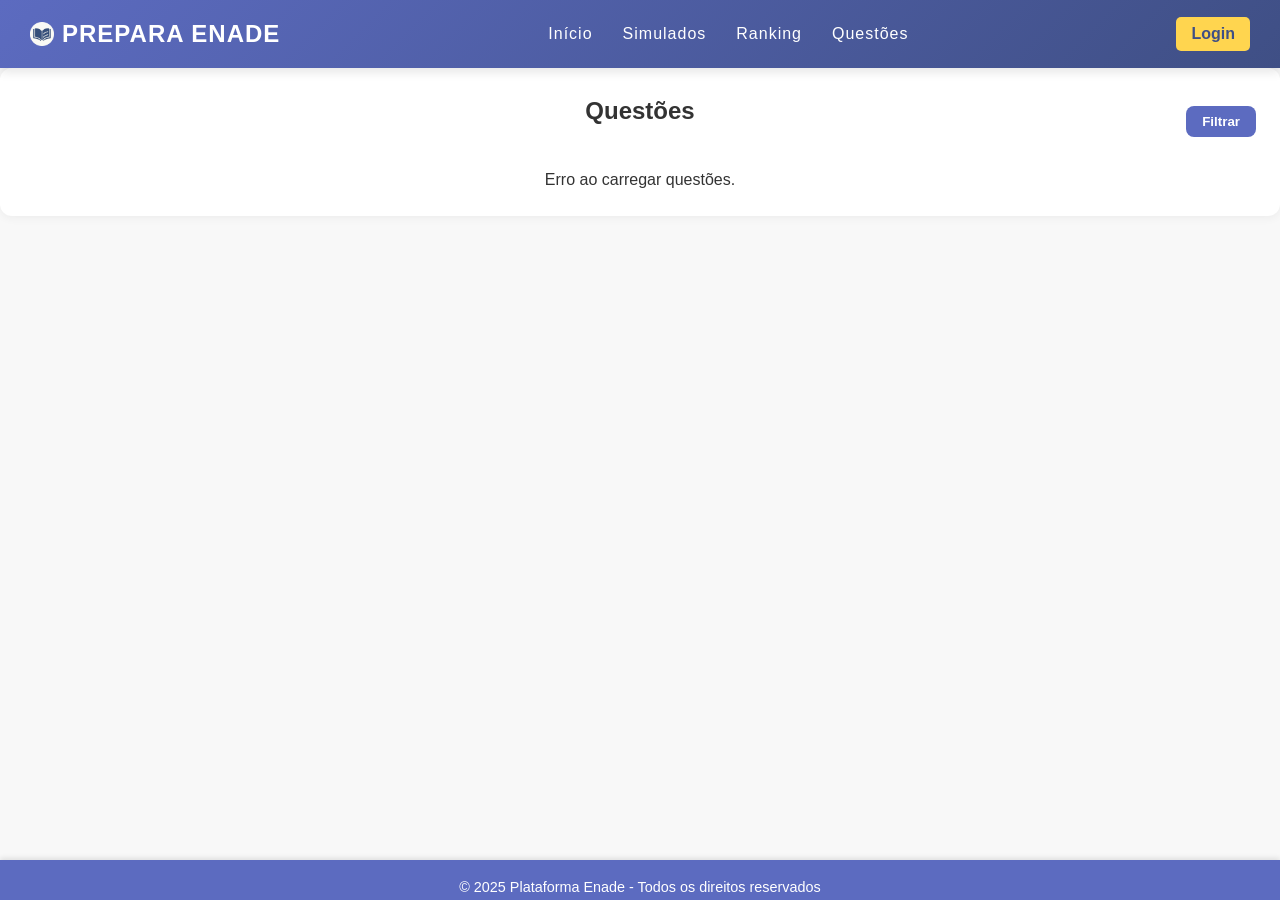
<file: questoes.html>
<!DOCTYPE html>
<html lang="pt-br">
<head>
  <meta charset="UTF-8" />
  <meta name="viewport" content="width=device-width, initial-scale=1.0" />
  <title>Prepara Enade</title>
  <link rel="stylesheet" href="styles.css" />
  <link rel="icon" type="image/x-icon" href="img/icon.png" />
</head>
<body>
  <header>
    <div class="logo">
      <img src="img/icon.png" alt="Ícone de livro" class="logo-icon" />
      Prepara Enade
    </div>
    <nav>
      <div class="hamburger" onclick="toggleMenu()">☰</div>
      <ul>
        <li><a href="index.html">Início</a></li>
        <li><a href="simulados.html">Simulados</a></li>
        <li><a href="ranking.html">Ranking</a></li>
        <li><a href="questoes.html">Questões</a></li>
      </ul>
    </nav>
    <div id="login-area">
      <button class="btn-login" onclick="window.location.href='login.html'">Login</button>
    </div>
  </header>

  <section class="container">
  <div class="topo-questoes">
    <h2>Questões</h2>
    <button id="btn-filtro">Filtrar</button>
  </div>

  <div class="filtro-questoes" id="filtro" style="display: none;">
    <div class="campo-filtro">
      <select id="categoria"></select>
    </div>

    <div class="campo-filtro">
      <select id="banca"></select>
    </div>

    <div class="campo-filtro">
      <select id="ano"></select>
    </div>
  </div>

    <div class="questoes-lista" id="questoes-lista"></div>
    

  </section>

  <footer>
    <p>&copy; 2025 Plataforma Enade - Todos os direitos reservados</p>
  </footer>
  <script>
    const listaQuestoes = document.getElementById("questoes-lista");
    const categoriaSelect = document.getElementById("categoria");
    const bancaSelect = document.getElementById("banca");
    const anoSelect = document.getElementById("ano");

    let questoesCarregadas = [];

    async function carregarQuestoes() {
      try {
        const res = await fetch("http://localhost:3000/api/questoes");
        const dados = await res.json();
        questoesCarregadas = dados;

        preencherFiltros(dados);
        renderizarQuestoes(); // Renderiza todas
      } catch (err) {
        console.error("Erro ao carregar questões:", err);
        listaQuestoes.innerHTML = "<p>Erro ao carregar questões.</p>";
      }
    }

    function preencherFiltros(questoes) {
      const categorias = new Set();
      const bancas = new Set();
      const anos = new Set();

      questoes.forEach(q => {
        if (q.categoria) categorias.add(q.categoria);
        if (q.banca) bancas.add(q.banca);
        if (q.ano) anos.add(q.ano);
      });

      // Helper para preencher select
      function preencherSelect(select, valores, label) {
        select.innerHTML = `<option value="">${label}</option>`;
        Array.from(valores).sort().forEach(v => {
          const opt = document.createElement("option");
          opt.value = v;
          opt.textContent = v;
          select.appendChild(opt);
        });
      }

      preencherSelect(categoriaSelect, categorias, "Categoria");
      preencherSelect(bancaSelect, bancas, "Banca");
      preencherSelect(anoSelect, anos, "Ano");
    }

    function renderizarQuestoes() {
      listaQuestoes.innerHTML = "<p>Carregando...</p>";

      const filtroCategoria = categoriaSelect.value;
      const filtroBanca = bancaSelect.value;
      const filtroAno = anoSelect.value;

      const filtradas = questoesCarregadas.filter(q => {
        return (
          (filtroCategoria === "" || q.categoria === filtroCategoria) &&
          (filtroBanca === "" || q.banca === filtroBanca) &&
          (filtroAno === "" || String(q.ano) === filtroAno)
        );
      });

      listaQuestoes.innerHTML = "";

      if (filtradas.length === 0) {
        listaQuestoes.innerHTML = "<p>Nenhuma questão encontrada.</p>";
        return;
      }

      filtradas.forEach(q => {
        const questao = document.createElement("div");
        questao.className = "questao";
                const letras = ["A", "B", "C", "D", "E"];
        const nomeGrupo = `questao_${q.id}`;

        // Embaralha as alternativas mantendo referência à posição original
        const alternativasEmbaralhadas = q.alternativas.map((alt, idx) => ({ ...alt, originalIndex: idx }));
        alternativasEmbaralhadas.sort(() => Math.random() - 0.5);

        // Armazena a ordem embaralhada no objeto da questão
        q.alternativasExibidas = alternativasEmbaralhadas;
        questao.innerHTML = `
  <div class="cabecalho-questao">
  <span class="tag-info"><strong>Questão:</strong> ${q.numero || q.id}</span>
  <span class="tag-info"><strong>Banca:</strong> ${q.banca?.toUpperCase() || 'BANCA'}</span>
  <span class="tag-info"><strong>Ano:</strong> ${q.ano || 'Ano'}</span>
  <span class="tag-info"><strong>Categoria:</strong> ${q.categoria ? q.categoria.charAt(0).toUpperCase() + q.categoria.slice(1) : 'Categoria'}</span>
</div>
    
  </div>
<h>${q.enunciado}</h>
  <div class="alternativas" id="alternativas_${q.id}">
    ${alternativasEmbaralhadas.map((a, i) => `
      <label class="alternativa-item">
        <input type="radio" name="${nomeGrupo}" value="${i}" />
        <span class="circulo">${letras[i]}</span>
        <span class="texto-alt">${a.texto}</span>
      </label>
    `).join('')}
  </div>

  <button class="btn-responder" onclick="verificarResposta('${nomeGrupo}', ${q.id})">Responder</button>
  <span class="feedback" id="feedback_${q.id}"></span>

  <div class="comentario" id="comentario_${q.id}" style="margin-top:8px; display:none;"></div>
`;

        listaQuestoes.appendChild(questao);
      });
    }

    [categoriaSelect, bancaSelect, anoSelect].forEach(select => {
      select.addEventListener("change", renderizarQuestoes);
    });

    document.addEventListener("DOMContentLoaded", function () {
      carregarQuestoes();})

    function toggleMenu() {
      const navList = document.querySelector("nav ul");
      navList.classList.toggle("show");
    }
    const btnFiltro = document.getElementById('btn-filtro');
  const filtro = document.getElementById('filtro');

  btnFiltro.addEventListener('click', () => {
    filtro.style.display = filtro.style.display === 'none' ? 'flex' : 'none';
  });
  
    function verificarResposta(nomeGrupo, questaoId) {
  const selecionado = document.querySelector(`input[name="${nomeGrupo}"]:checked`);
  const feedback = document.getElementById(`feedback_${questaoId}`);
  const comentarioDiv = document.getElementById(`comentario_${questaoId}`);
  const botaoResponder = document.querySelector(`button[onclick="verificarResposta('${nomeGrupo}', ${questaoId})"]`);

  // Se já respondeu, não permite nova tentativa
  if (botaoResponder.disabled) return;

  if (!selecionado) {
    feedback.textContent = "Selecione uma alternativa.";
    feedback.style.color = "orange";
    comentarioDiv.innerHTML = "";
    return;
  }

  const indice = parseInt(selecionado.value);
  const questao = questoesCarregadas.find(q => q.id === questaoId);
  const alternativaSelecionada = questao.alternativasExibidas[indice];

  const radios = document.querySelectorAll(`input[name="${nomeGrupo}"]`);
  radios.forEach(input => {
    const label = input.closest(".alternativa-item");
    label.classList.remove("selecionada", "correta", "errada");
    input.disabled = true; // Impede nova seleção
  });

  const labelSelecionado = selecionado.closest(".alternativa-item");

    if (alternativaSelecionada && alternativaSelecionada.correta) {
    feedback.textContent = "✅ Correta!";
    feedback.style.color = "green";
    labelSelecionado.classList.add("correta");

    comentarioDiv.innerHTML = questao.comentario || "Comentário não disponível para esta questão.";
    comentarioDiv.style.display = "block";

    // Atualiza +5 pontos
    if (user) atualizarPontuacao(user.id, 5);

  } else {
    feedback.textContent = `❌ Incorreta. Resposta correta letra ${questao.alternativasExibidas.find((a, i) => a.correta ? i : null) !== undefined ? 
      ['A', 'B', 'C', 'D', 'E'][questao.alternativasExibidas.findIndex(a => a.correta)] : '?'}`;
    feedback.style.color = "red";
    labelSelecionado.classList.add("errada");

    comentarioDiv.innerHTML = questao.comentario || "Comentário não disponível para esta questão.";
    comentarioDiv.style.display = "block";

    // Atualiza +2 pontos
    if (user) atualizarPontuacao(user.id, 2);
  }

  botaoResponder.disabled = true; // Impede clicar novamente no botão
}

const user = JSON.parse(localStorage.getItem('user'));
      const loginArea = document.getElementById('login-area');

if (user && loginArea) {
    const displayName = user.nickname ? user.nickname : user.name;
    const profilePhoto = user.foto ? user.foto : 'img/Animais/do-utilizador.png';

    loginArea.innerHTML = `
        <div class="user-info" onclick="window.location.href='perfil.html'" style="cursor: pointer;">
            <img src="${profilePhoto}" alt="Foto de Perfil" class="profile-photo">
            <span class="user-name">${displayName}</span>
            <button onclick="logout(event)" class="btn-login">Sair</button>
        </div>
        
    `;
}
function logout(event) {
        event.stopPropagation();
        localStorage.removeItem('user');
        window.location.href = 'index.html';
    }
  async function atualizarPontuacao(userId, pontos) {
    console.log("Adicionando pontos:", pontos, "para o usuário:", userId);
  try {
    const res = await fetch("http://localhost:3000/api/auth/usuarios/pontos",{
      method: 'PATCH',
      headers: {
        'Content-Type': 'application/json'
      },
      body: JSON.stringify({
        id: userId,
        pontos: pontos
      })
    });

    if (!res.ok) throw new Error('Erro ao atualizar pontuação');
  } catch (err) {
    console.error('Erro ao enviar pontos:', err);
  }
}

  </script>
</body>
</html>
</file>
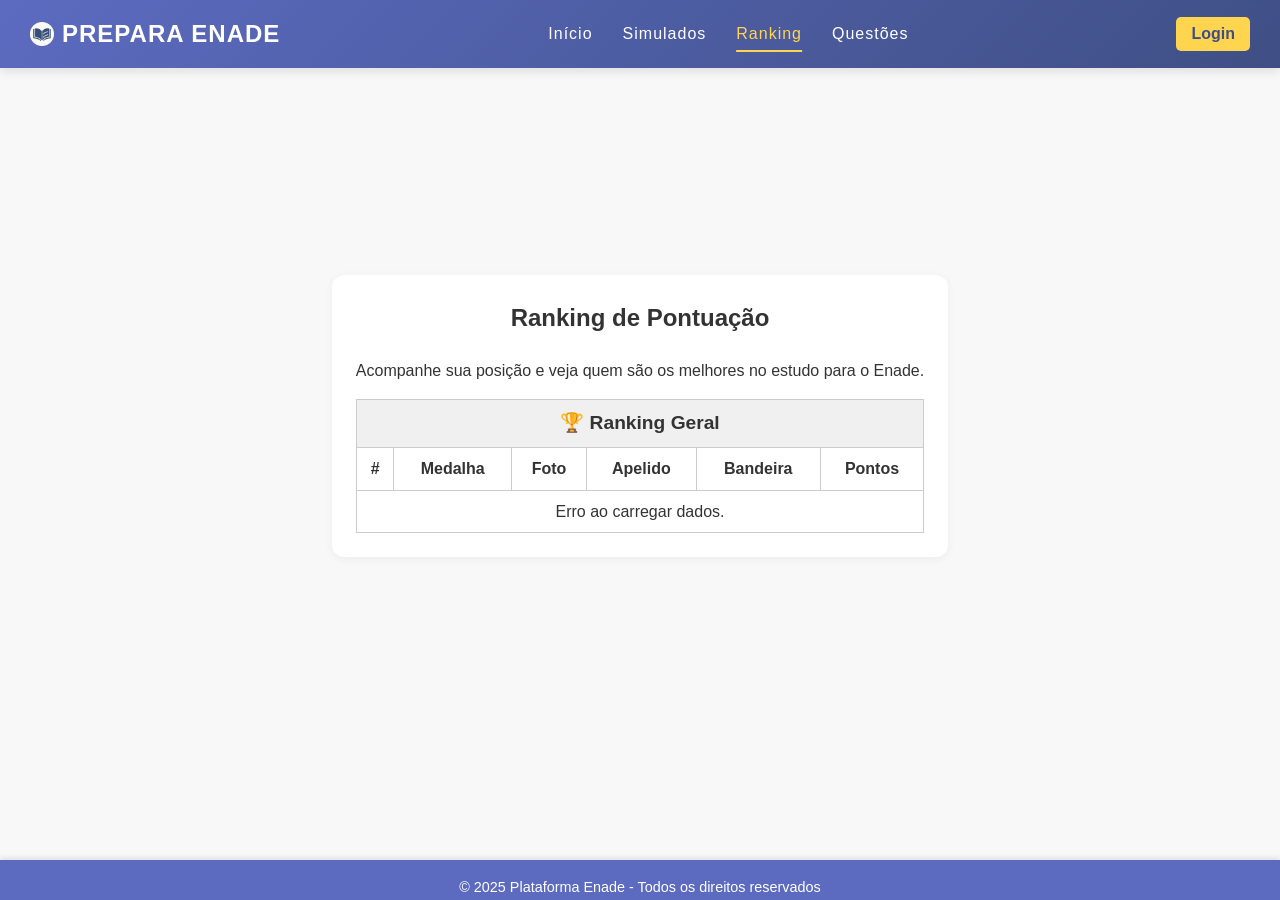
<file: ranking.html>
<!DOCTYPE html>
<html lang="pt-br">
<head>
    <meta charset="UTF-8" />
    <meta name="viewport" content="width=device-width, initial-scale=1" />
    <title>Prepara Enade</title>
    <link rel="stylesheet" href="styles.css" />
    <link rel="icon" type="image/x-icon" href="img/icon.png" />
</head>
<body>
    <header>
        <a href="index.html" class="logo">
          <img src="img/icon.png" alt="Ícone de livro" class="logo-icon">
          Prepara Enade
        </a>
        <nav>
            <div class="hamburger" onclick="toggleMenu()">☰</div>
            <ul>
                <li><a href="index.html">Início</a></li>
                <li><a href="simulados.html">Simulados</a></li>
                <li><a href="ranking.html">Ranking</a></li>
                <li><a href="questoes.html">Questões</a></li>
            </ul>
        </nav>
        <div id="login-area">
            <button class="btn-login" onclick="window.location.href='login.html'">Login</button>
        </div>
    </header>

    <main>
            <section class="container">
        <h2>Ranking de Pontuação</h2>
        <p>Acompanhe sua posição e veja quem são os melhores no estudo para o Enade.</p>

        <div class="ranking-tabela">
    <div class="tabela-scroll">
        <table>
            <thead>
                <tr>
                    <th colspan="6" style="text-align: center; font-size: 1.2em; background-color: #f0f0f0;">
                    🏆 Ranking Geral
                    </th>
                </tr>
                <tr>
                    <th>#</th>
                    <th>Medalha</th>
                    <th>Foto</th>
                    <th>Apelido</th>
                    <th>Bandeira</th>
                    <th>Pontos</th>
                </tr>
            </thead>
            <tbody id="ranking-geral-body">
                <!-- Conteúdo via JS -->
            </tbody>
        </table>
    </div>
</div>
    </section>
    </main>

    <footer>
        <p>&copy; 2025 Plataforma Enade - Todos os direitos reservados</p>
    </footer>

    <script>
        document.addEventListener("DOMContentLoaded", function () {
            let links = document.querySelectorAll("nav ul li a");
            let currentPage = window.location.pathname.split("/").pop();

            links.forEach((link) => {
                if (link.getAttribute("href") === currentPage) {
                    link.classList.add("active");
                }
            });

            const user = JSON.parse(localStorage.getItem("user"));
            const loginArea = document.getElementById('login-area');

if (user && loginArea) {
    const displayName = user.nickname ? user.nickname : user.name;
    const profilePhoto = user.foto ? user.foto : 'img/Animais/do-utilizador.png';

    loginArea.innerHTML = `
        <div class="user-info" onclick="window.location.href='perfil.html'" style="cursor: pointer;">
            <img src="${profilePhoto}" alt="Foto de Perfil" class="profile-photo">
            <span class="user-name">${displayName}</span>
            <button onclick="logout(event)" class="btn-login">Sair</button>
        </div>
        
    `;
}

            carregarRankingGeral();
            carregarSalasDoUsuario();
        });
function logout(event) {
        event.stopPropagation();
        localStorage.removeItem('user');
        window.location.href = 'index.html';
    }

async function carregarRankingGeral() {
    try {
        const response = await fetch("http://localhost:3000/api/auth/ranking");
        const ranking = await response.json();

        const tbody = document.getElementById("ranking-geral-body");
        tbody.innerHTML = "";

        if (!Array.isArray(ranking) || ranking.length === 0) {
            tbody.innerHTML = `<tr><td colspan="6">Nenhum usuário encontrado no ranking.</td></tr>`;
            return;
        }

        // Usuário logado (assumindo que existe)
        const user = JSON.parse(localStorage.getItem("user"));
        const userIdLogado = user.id;

        // Pega os 30 primeiros
        const top30 = ranking.slice(0, 30);

        // Verifica se o usuário logado está entre os 30 primeiros
        const posicaoUsuarioNoTop30 = top30.findIndex(u => u.id === userIdLogado);

        // Monta as linhas para os 30 primeiros
        top30.forEach((usuario, index) => {
            const tr = document.createElement("tr");
             if (usuario.id === userIdLogado) {
        tr.classList.add("linha-usuario-logado");}

            const foto = usuario.foto && usuario.foto.trim() !== ""
                ? usuario.foto
                : "img/Animais/do-utilizador.png";

            const nomeCompleto = usuario.name || "Sem nome";
            const apelido = usuario.apelido && usuario.apelido.trim() !== ""
                ? usuario.apelido
                : nomeCompleto.split(" ")[0];

            const bandeira = usuario.bandeira && usuario.bandeira.trim() !== ""
                ? usuario.bandeira
                : "img/bandeiras/br.png";

            const pontos = usuario.total_pontos ?? 0;

            let medalhaOuPonto = "";
            if (index === 0) medalhaOuPonto = "🥇";
            else if (index === 1) medalhaOuPonto = "🥈";
            else if (index === 2) medalhaOuPonto = "🥉";
            else medalhaOuPonto = "•••";

            tr.innerHTML = `
                <td>${index + 1}</td>
                <td>${medalhaOuPonto}</td>
                <td><img src="${foto}" alt="Foto de ${apelido}" class="ranking-foto"></td>
                <td>${apelido}</td>
                <td><img src="${bandeira}" alt="Bandeira de ${apelido}" class="ranking-bandeira"></td>
                <td>${pontos}</td>
            `;

            tbody.appendChild(tr);
        });

        // Se usuário NÃO está entre os 30 primeiros, mostrar ele na última linha
        if (posicaoUsuarioNoTop30 === -1) {
            // Procura a posição dele no ranking completo
            const posicaoUsuario = ranking.findIndex(u => u.id === userIdLogado);
            if (posicaoUsuario !== -1) {
                const usuario = ranking[posicaoUsuario];

                const foto = usuario.foto && usuario.foto.trim() !== ""
                    ? usuario.foto
                    : "img/Animais/do-utilizador.png";

                const nomeCompleto = usuario.name || "Sem nome";
                const apelido = usuario.apelido && usuario.apelido.trim() !== ""
                    ? usuario.apelido
                    : nomeCompleto.split(" ")[0];

                const bandeira = usuario.bandeira && usuario.bandeira.trim() !== ""
                    ? usuario.bandeira
                    : "img/bandeiras/br.png";

                const pontos = usuario.total_pontos ?? 0;

                // Colocação simples com ponto (•)
                const medalhaOuPonto = "•••";

                // Linha separadora para visualização (opcional)
                const trSeparador = document.createElement("tr");
                trSeparador.innerHTML = `<td colspan="6" style="text-align:center;">...</td>`;
                tbody.appendChild(trSeparador);

                const tr = document.createElement("tr");
                tr.classList.add("linha-usuario-logado");
                tr.innerHTML = `
                    <td>${posicaoUsuario + 1}</td>
                    <td>${medalhaOuPonto}</td>
                    <td><img src="${foto}" alt="Foto de ${apelido}" class="ranking-foto"></td>
                    <td>${apelido}</td>
                    <td><img src="${bandeira}" alt="Bandeira de ${apelido}" class="ranking-bandeira"></td>
                    <td>${pontos}</td>
                `;

                tbody.appendChild(tr);
            }
        }

    } catch (error) {
        console.error("Erro ao carregar ranking geral:", error);
        const tbody = document.getElementById("ranking-geral-body");
        tbody.innerHTML = `<tr><td colspan="6">Erro ao carregar dados.</td></tr>`;
    }
}
    </script>
</body>
</html>
</file>
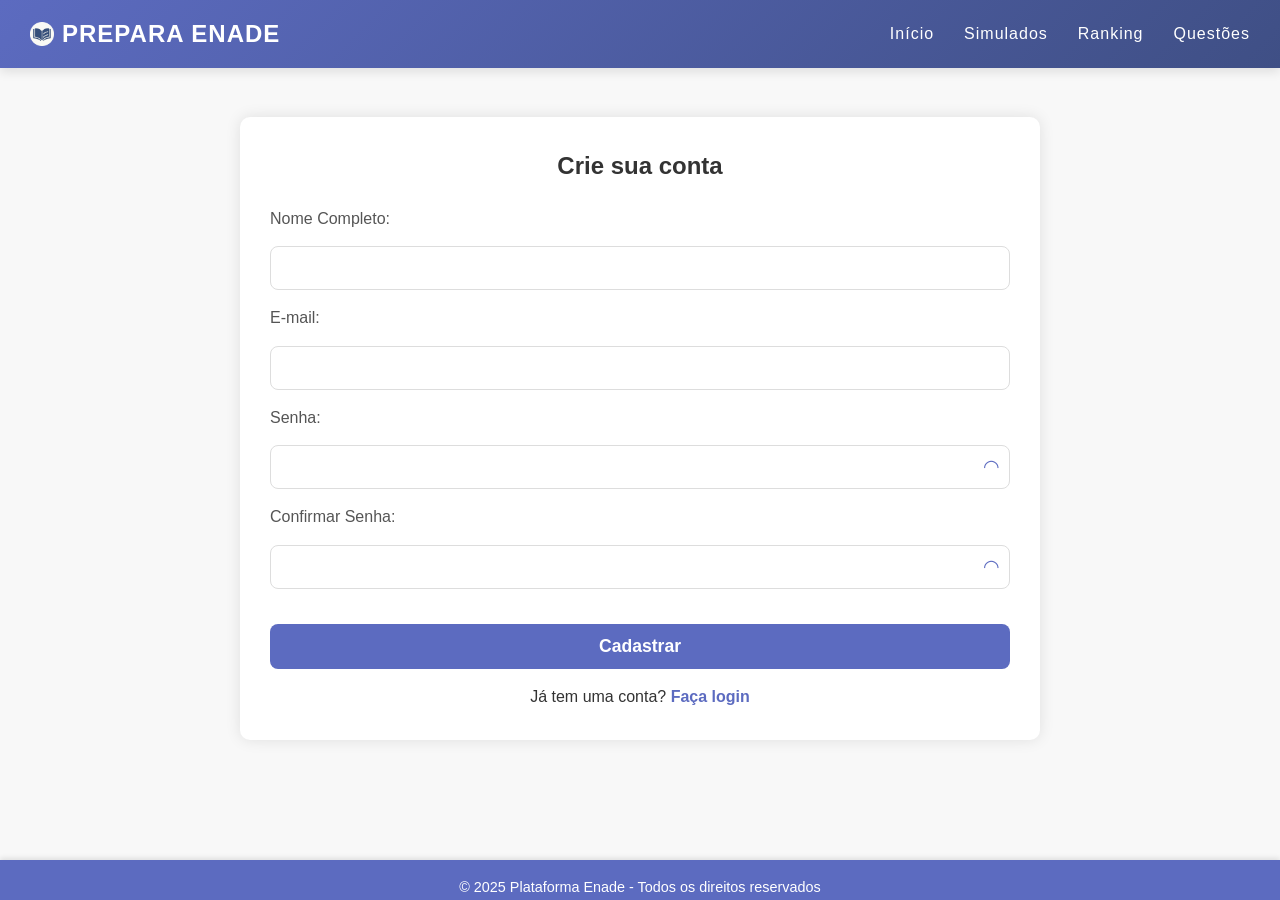
<file: register.html>
<!DOCTYPE html>
<html lang="pt-br">
<head>
    <meta charset="UTF-8" />
    <meta name="viewport" content="width=device-width, initial-scale=1" />
    <title>Prepara Enade</title>
    <link rel="stylesheet" href="styles.css" />
    <link rel="icon" type="image/x-icon" href="img/icon.png" />
</head>
<body>
    <header>
        <a href="index.html" class="logo">
          <img src="img/icon.png" alt="Ícone de livro" class="logo-icon">
          Prepara Enade
        </a>
        <nav>
            <div class="hamburger" onclick="toggleMenu()">☰</div>
            <ul>
                <li><a href="index.html">Início</a></li>
                <li><a href="simulados.html">Simulados</a></li>
                <li><a href="ranking.html">Ranking</a></li>
                <li><a href="questoes.html">Questões</a></li>
            </ul>
        </nav>
    </header>

    <main>
        <div class="form-wrapper">
            <h2>Crie sua conta</h2>
            <form id="register-form" class="register-form">
                <label for="nome">Nome Completo:</label>
                <input type="text" id="nome" name="nome" required />

                <label for="email">E-mail:</label>
                <input type="email" id="email" name="email" required />

                <label for="senha">Senha:</label>
                <div class="senha-wrapper">
                    <input type="password" id="senha" name="senha" required />
                    <span class="toggle-senha" onclick="toggleSenha('senha', this)">◠</span>
                </div>

                <label for="confirmar-senha">Confirmar Senha:</label>
                <div class="senha-wrapper">
                    <input type="password" id="confirmar-senha" name="confirmar-senha" required />
                    <span class="toggle-senha" onclick="toggleSenha('confirmar-senha', this)">◠</span>
                </div>

                <p id="mensagem-erro" class="mensagem-erro" style="color: red; display: none;"></p>

                <button type="submit" class="btn">Cadastrar</button>
            </form>
            <p>Já tem uma conta? <a href="login.html">Faça login</a></p>
        </div>
    </main>

    <footer>
        <p>&copy; 2025 Plataforma Enade - Todos os direitos reservados</p>
    </footer>

    <script>
        document.getElementById("register-form").addEventListener("submit", async function(event) {
            event.preventDefault();

            const nome = document.getElementById("nome").value;
            const email = document.getElementById("email").value;
            const senha = document.getElementById("senha").value;
            const confirmarSenha = document.getElementById("confirmar-senha").value;

            const mensagemErro = document.getElementById("mensagem-erro");
            mensagemErro.style.display = "none";
            mensagemErro.textContent = "";

            if (senha !== confirmarSenha) {
                mensagemErro.textContent = "As senhas não coincidem.";
                mensagemErro.style.display = "block";
                return;
            }

            try {
                const resposta = await fetch("http://localhost:3000/api/auth/registro", {
                    method: "POST",
                    headers: {
                        "Content-Type": "application/json"
                    },
                    body: JSON.stringify({
                        name: nome,
                        email: email,
                        password: senha
                        // Removido 'foto' e 'pais'
                    })
                });

                const resultado = await resposta.json();
                console.log(resultado);

                if (resposta.ok) {
                    // Salva o usuário no localStorage sem 'pais' e 'foto'
                    localStorage.setItem("user", JSON.stringify(resultado.usuario));
                    window.location.href = "login.html";
                } else {
                    mensagemErro.textContent = "Erro: " + (resultado.erro || resultado.message || "Não foi possível concluir o cadastro.");
                    mensagemErro.style.display = "block";
                }
            } catch (erro) {
                mensagemErro.textContent = "Erro ao conectar com o servidor.";
                mensagemErro.style.display = "block";
                console.error(erro);
            }
        });

        function toggleSenha(idCampo, elementoIcone) {
            const input = document.getElementById(idCampo);
            if (input.type === "password") {
                input.type = "text";
                elementoIcone.textContent = "◉";
            } else {
                input.type = "password";
                elementoIcone.textContent = "◠";
            }
        }
    </script>
</body>
</html>
</file>
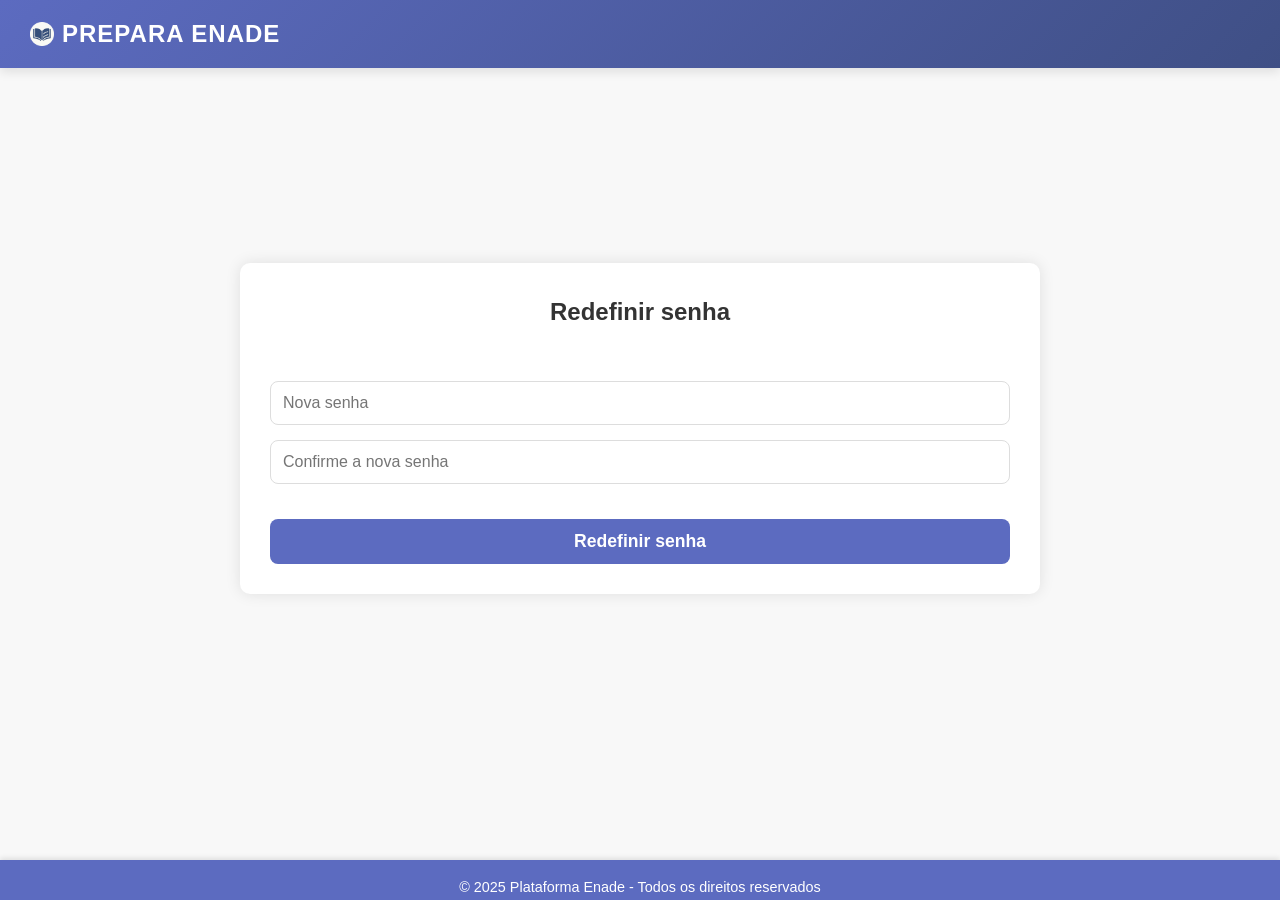
<file: reset-password.html>
<!DOCTYPE html>
<html lang="pt-br">
<head>
    <meta charset="UTF-8">
    <meta name="viewport" content="width=device-width, initial-scale=1.0">
    <title>Prepara Enade</title>
    <link rel="stylesheet" href="styles.css">
    <link rel="icon" type="image/x-icon" href="img/icon.png">
</head>
<body>
    <header>
        <a href="index.html" class="logo">
          <img src="img/icon.png" alt="Ícone de livro" class="logo-icon">
          Prepara Enade
        </a>
          </header>
          <main>
            <div class="form-wrapper">
              <h2>Redefinir senha</h2>
              <div id="message" class="message"></div>
              <form id="reset-password-form">
                <input type="password" id="new-password" placeholder="Nova senha" required />
                <input type="password" id="confirm-password" placeholder="Confirme a nova senha" required />
                <button type="submit" class="btn" id="salvar-btn" aria-label=>Redefinir senha</button>
              </form>
            </div>
          </main>
<footer>
  <p>&copy; 2025 Plataforma Enade - Todos os direitos reservados</p>
</footer>


 <script>
  const params = new URLSearchParams(window.location.search);
  const token = params.get('token');

  const messageDiv = document.getElementById('message');

  function showMessage(msg, type = 'error') {
    messageDiv.textContent = msg;
    messageDiv.className = `message ${type}`;
  }

  document.getElementById('reset-password-form').addEventListener('submit', async e => {
    e.preventDefault();

    const newPassword = document.getElementById('new-password').value;
    const confirmPassword = document.getElementById('confirm-password').value;

    if (newPassword !== confirmPassword) {
      showMessage('❌ As senhas não coincidem.', 'error');
      return;
    }

    try {
      const response = await fetch('http://localhost:3000/api/auth/reset-password', {
        method: 'POST',
        headers: {'Content-Type': 'application/json'},
        body: JSON.stringify({ token, newPassword })
      });

      const data = await response.json();

      if (response.ok) {
        showMessage('✅ Senha redefinida com sucesso! Redirecionando...', 'success');
        setTimeout(() => window.location.href = 'login.html', 2000);
      } else {
        showMessage(`❌ ${data.message || 'Erro ao redefinir a senha.'}`, 'error');
      }
    } catch (error) {
      showMessage('❌ Erro de conexão com o servidor.', 'error');
    }
  });
</script>
</body>
</html>
</file>
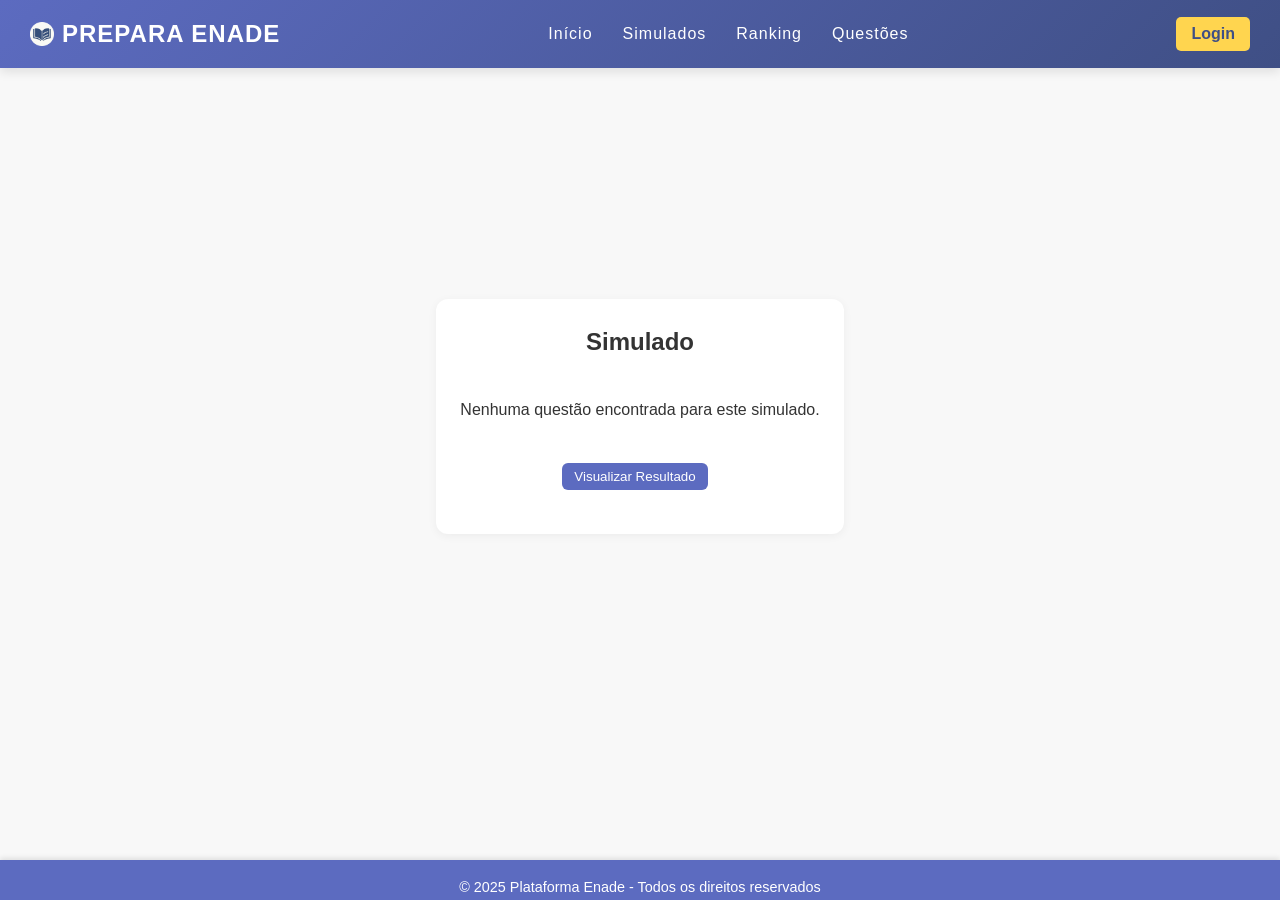
<file: simu1.html>
<!DOCTYPE html>
<html lang="pt-br">
<head>
  <meta charset="UTF-8" />
  <meta name="viewport" content="width=device-width, initial-scale=1.0"/>
  <title>Simulado Gerado</title>
  <link rel="stylesheet" href="styles.css" />
  <link rel="icon" type="image/x-icon" href="img/icon.png" />
</head>
<body>
  <header>
    <a href="index.html" class="logo">
          <img src="img/icon.png" alt="Ícone de livro" class="logo-icon">
          Prepara Enade
        </a>
    <nav>
      <div class="hamburger" onclick="toggleMenu()">☰</div>
      <ul>
        <li><a href="index.html">Início</a></li>
        <li><a href="simulados.html">Simulados</a></li>
        <li><a href="ranking.html">Ranking</a></li>
        <li><a href="questoes.html">Questões</a></li>
      </ul>
    </nav>
    <div id="login-area">
      <button class="btn-login" onclick="window.location.href='login.html'">Login</button>
    </div>
  </header>
  <main>
    <section class="container">
    <div class="topo-questoes">
      <h2>Simulado</h2>
    </div>

    <div class="questoes-lista" id="simulado-container">
      <!-- Questões aparecerão aqui -->
       
    </div>
    <div style="text-align: center; margin-top: 30px;">
  <button class="btn-responder" onclick="visualizarResultado()">Visualizar Resultado</button>
  <div id="resultado-final" style="margin-top: 20px;"></div>
</div>

  </section>

  </main>
  <footer>
    <p>&copy; 2025 Plataforma Enade - Todos os direitos reservados</p>
  </footer>

  <script>
    let questoesCarregadas = [];
    function exibirQuestoes() {
      const container = document.getElementById("simulado-container");
      const questoes = JSON.parse(localStorage.getItem("simuladoPersonalizado")) || [];
      questoesCarregadas = questoes;

      if (questoes.length === 0) {
        container.innerHTML = "<p>Nenhuma questão encontrada para este simulado.</p>";
        return;
      }

      const letras = ["A", "B", "C", "D", "E"];
      questoes.forEach((q, index) => {
        const questao = document.createElement("div");
        questao.className = "questao";
        const nomeGrupo = `questao_${index}`;
        const alternativasEmbaralhadas = q.alternativas.map((alt, idx) => ({ ...alt, originalIndex: idx }));
        alternativasEmbaralhadas.sort(() => Math.random() - 0.5);

        // Armazena a ordem embaralhada no objeto da questão
        q.alternativasExibidas = alternativasEmbaralhadas;

        questao.innerHTML = `
          <div class="cabecalho-questao">
            <span class="tag-info"><strong>Questão:</strong> ${index + 1}</span>
            <span class="tag-info"><strong>Banca:</strong> ${q.banca?.toUpperCase() || 'BANCA'}</span>
            <span class="tag-info"><strong>Ano:</strong> ${q.ano || 'Ano'}</span>
            <span class="tag-info"><strong>Categoria:</strong> ${q.categoria ? q.categoria.charAt(0).toUpperCase() + q.categoria.slice(1) : 'Categoria'}</span>
          </div>
          <h>${q.enunciado}</h>
          <div class="alternativas" id="alternativas_${index}">
            ${alternativasEmbaralhadas.map((alt, i) => `
  <label class="alternativa-item">
    <input type="radio" name="${nomeGrupo}" value="${i}" />
    <span class="circulo">${letras[i]}</span>
    <span class="texto-alt">${alt.texto}</span>
  </label>
`).join('')}

          </div>
          <button class="btn-responder" onclick="verificarResposta('${nomeGrupo}', ${q.id})">Responder</button>
  <span class="feedback" id="feedback_${q.id}"></span>
  <div class="comentario" id="comentario_${q.id}" style="margin-top:8px; display:none;"></div>
        `;
        container.appendChild(questao);
      });
    }

    function toggleMenu() {
      const navList = document.querySelector("nav ul");
      navList.classList.toggle("show");
    }

    document.addEventListener("DOMContentLoaded", function () {
      exibirQuestoes();
    });
    function verificarResposta(nomeGrupo, questaoId) {
  const selecionado = document.querySelector(`input[name="${nomeGrupo}"]:checked`);
  const feedback = document.getElementById(`feedback_${questaoId}`);
  const comentarioDiv = document.getElementById(`comentario_${questaoId}`);
  const radios = document.querySelectorAll(`input[name="${nomeGrupo}"]`);
  const botaoResponder = document.querySelector(`button[onclick="verificarResposta('${nomeGrupo}', ${questaoId})"]`);

  // Impede múltiplas respostas
  if (botaoResponder.disabled) {
    return;
  }

  if (!selecionado) {
    feedback.textContent = "Selecione uma alternativa.";
    feedback.style.color = "orange";
    comentarioDiv.innerHTML = "";
    return;
  }

  const indice = parseInt(selecionado.value);
  const questao = questoesCarregadas.find(q => q.id === questaoId);
  const alternativaSelecionada = questao.alternativasExibidas[indice];

  radios.forEach(input => {
    input.disabled = true;
    const label = input.closest(".alternativa-item");
    label.classList.remove("selecionada", "correta", "errada");
  });

  const labelSelecionado = selecionado.closest(".alternativa-item");

  if (alternativaSelecionada && alternativaSelecionada.correta) {
  feedback.textContent = "✅ Correta!";
  feedback.style.color = "green";
  labelSelecionado.classList.add("correta");

  comentarioDiv.innerHTML = questao.comentario || "Comentário não disponível para esta questão.";
  comentarioDiv.style.display = "block";
} else {
  const corretaIndex = questao.alternativasExibidas.findIndex(alt => alt.correta);
  const letraCorreta = ["A", "B", "C", "D", "E"][corretaIndex];

  feedback.textContent = `❌ Incorreta. Resposta correta: Letra ${letraCorreta}`;
  feedback.style.color = "red";
  labelSelecionado.classList.add("errada");

  // ✅ Agora mostra o comentário mesmo quando erra
  comentarioDiv.innerHTML = questao.comentario || "Comentário não disponível para esta questão.";
  comentarioDiv.style.display = "block";
}

  botaoResponder.disabled = true;
}

const user = JSON.parse(localStorage.getItem('user'));
    const loginArea = document.getElementById('login-area');

if (user && loginArea) {
    const displayName = user.nickname ? user.nickname : user.name;
    const profilePhoto = user.foto ? user.foto : 'img/Animais/do-utilizador.png';

    loginArea.innerHTML = `
        <div class="user-info" onclick="window.location.href='perfil.html'" style="cursor: pointer;">
            <img src="${profilePhoto}" alt="Foto de Perfil" class="profile-photo">
            <span class="user-name">${displayName}</span>
            <button onclick="logout(event)" class="btn-login">Sair</button>
        </div>
        
    `;
}
function logout(event) {
        event.stopPropagation();
        localStorage.removeItem('user');
        window.location.href = 'index.html';
    }
function visualizarResultado() {
  let acertos = 0;
  let respondidas = 0;

  for (let index = 0; index < questoesCarregadas.length; index++) {
    const radios = document.getElementsByName(`questao_${index}`);
    let respondida = false;

    for (let i = 0; i < radios.length; i++) {
      if (radios[i].checked) {
        respondidas++;
        respondida = true;

        const questao = questoesCarregadas[index];
        const alternativaSelecionada = questao.alternativasExibidas[i];
        if (alternativaSelecionada && alternativaSelecionada.correta) {
          acertos++;
        }
        break;
      }
    }

    // Se alguma questão não for respondida, usa showAlert
    if (!respondida) {
      showAlert(`⚠️ Você precisa responder todas as questões antes de visualizar o resultado.`, 'orange');
      return;
    }
  }

  const resultadoDiv = document.getElementById('resultado-final');
const totalQuestoes = questoesCarregadas.length;
const percentual = acertos / totalQuestoes;

// Gera dinamicamente o conteúdo HTML com base no desempenho
const feedbackHTML = `
  <div style="font-family: Arial, sans-serif; padding: 20px; background-color: #f0f8ff; border-radius: 10px; box-shadow: 0 0 10px rgba(0,0,0,0.1);">
    <h2>📊 Resultado do seu Simulado</h2>
    <p style="font-size: 18px;">✅ Você acertou <strong>${acertos}</strong> de <strong>${totalQuestoes}</strong> questões.</p>
    
    <hr style="margin: 15px 0;">

    <!-- Desempenho visual com emojis -->
    <p style="font-size: 16px;">
      ${
        percentual >= 0.9
          ? "🎉 Excelente! Você demonstrou um ótimo domínio do conteúdo. Continue assim!"
          : percentual >= 0.7
          ? "👏 Muito bom! Você está no caminho certo, revise os pontos em que teve dificuldade para melhorar ainda mais."
          : percentual >= 0.5
          ? "📘 Você acertou mais da metade! Falta pouco para alcançar a excelência. Revise os tópicos principais e pratique mais exercícios."
          : "🧐 Ainda há espaço para crescer. Não desanime! Aproveite os erros como oportunidade de aprendizado e foque nos conteúdos em que teve mais dificuldades."
      }
    </p>

    <!-- Sugestões de melhoria -->
    <p style="font-size: 16px; margin-top: 20px;">
      <strong>🔍 Dica personalizada:</strong><br>
      ${
        acertos === 0
          ? "Tente começar revendo os conceitos básicos da matéria. Uma base sólida vai facilitar seu progresso."
          : percentual < 0.5
          ? "Anote as questões que errou e tente resolvê-las novamente com ajuda de um resumo ou vídeo explicativo."
          : percentual < 1
          ? "Foque em revisar os temas específicos das questões que você errou. Repetição e prática são a chave."
          : "Agora que você acertou todas as questões, desafie-se com questões mais complexas ou simulados de tempo reduzido para treinar sob pressão!"
      }
    </p>

    <!-- Incentivo final -->
    <p style="font-size: 16px; margin-top: 20px;">
      💡 <em>Lembre-se: cada simulado é um passo em direção ao seu objetivo. Continue praticando, estudando com foco e mantendo sua motivação elevada!</em>
    </p>
  </div>
`;

// Exibe no HTML somente ao final
resultadoDiv.innerHTML = feedbackHTML;
resultadoDiv.scrollIntoView({ behavior: 'smooth' });

}
function showAlert(mensagem, cor = 'orange') {
  const resultadoDiv = document.getElementById('resultado-final');

  resultadoDiv.innerHTML = `<span style="color: ${cor}; font-weight: bold;">${mensagem}</span>`;
  resultadoDiv.scrollIntoView({ behavior: 'smooth' });
}

  </script>
</body>
</html>
</file>
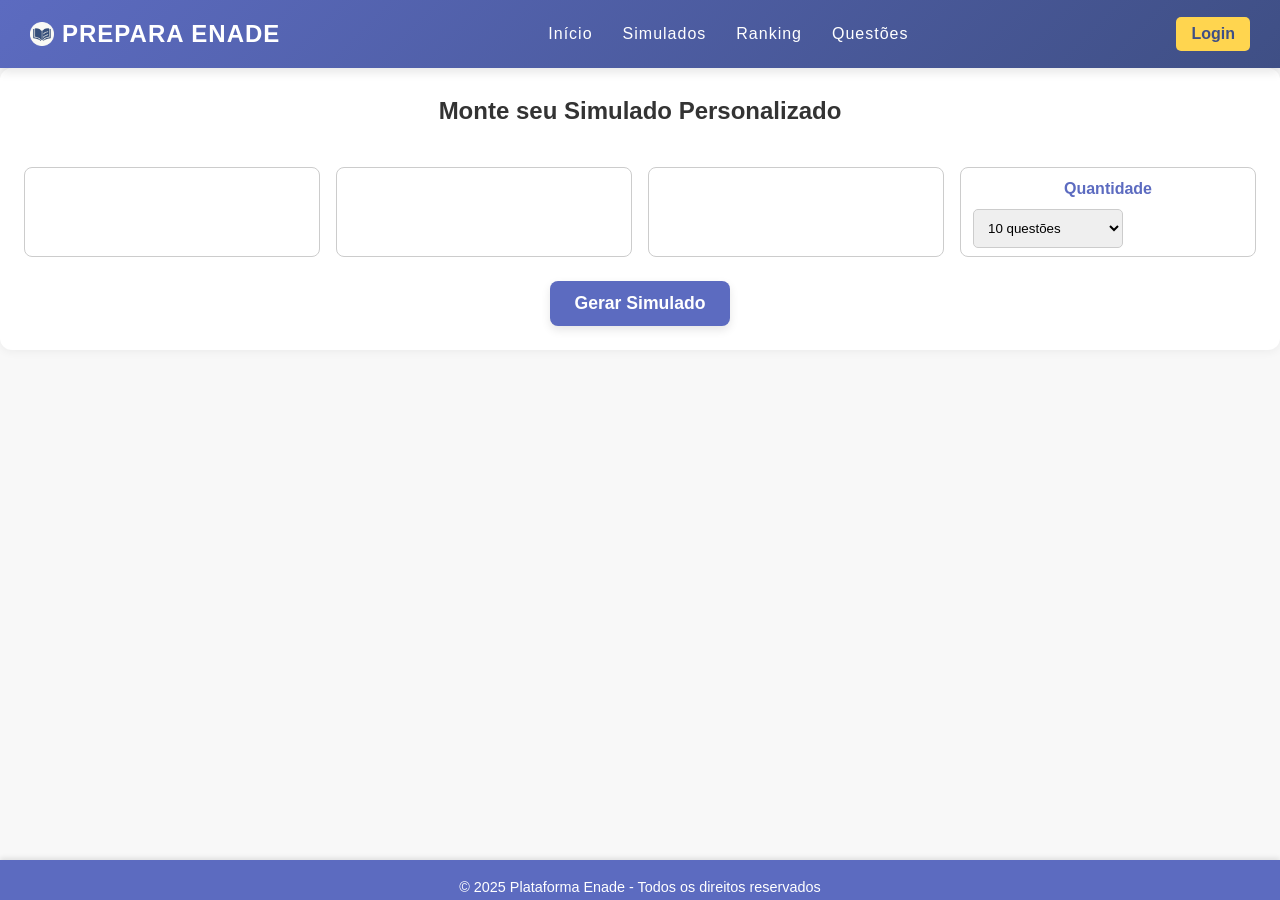
<file: simulados.html>
<!DOCTYPE html>
<html lang="pt-br">
<head>
  <meta charset="UTF-8" />
  <meta name="viewport" content="width=device-width, initial-scale=1.0" />
  <title>Simulados - Prepara Enade</title>
  <link rel="stylesheet" href="styles.css" />
  <link rel="icon" type="image/x-icon" href="img/icon.png" />
</head>
<body>
  <header>
    <a href="index.html" class="logo">
          <img src="img/icon.png" alt="Ícone de livro" class="logo-icon">
          Prepara Enade
        </a>
    <nav>
      <div class="hamburger" onclick="toggleMenu()">☰</div>
      <ul>
        <li><a href="index.html">Início</a></li>
        <li><a href="simulados.html">Simulados</a></li>
        <li><a href="ranking.html">Ranking</a></li>
        <li><a href="questoes.html">Questões</a></li>
      </ul>
    </nav>
    <div id="login-area">
      <button class="btn-login" onclick="window.location.href='login.html'">Login</button>
    </div>
  </header>
  <section class="container">
  <div class="topo-questoes">
    <h2>Monte seu Simulado Personalizado</h2>
  </div>

  <div class="filtro-questoes">
    <div class="filtro-checkbox" id="filtro-categoria"></div>
    <div class="filtro-checkbox" id="filtro-banca"></div>
    <div class="filtro-checkbox" id="filtro-ano"></div>
    <div class="filtro-checkbox">
      <h3>Quantidade</h3>
      <select id="quantidade">
        <option value="10">10 questões</option>
        <option value="15">15 questões</option>
        <option value="20">20 questões</option>
        <option value="30">30 questões</option>
      </select>
    </div>
  </div>

  <div class="questoes-lista" id="questoes-lista"></div>
  <div id="mensagens"></div>

  <button id="btn-gerar-simulado">Gerar Simulado</button>
</section>
<div id="custom-alert" class="custom-alert">
  <div class="alert-box">
      <p id="custom-alert-text">Você precisa estar logado para gerar um simulado.</p>
      <button onclick="closeAlert()">OK</button>
  </div>
</div>
   

  <footer>
    <p>&copy; 2025 Plataforma Enade - Todos os direitos reservados</p>
  </footer>

<script>
  let questoesCarregadas = [];

  const filtroCategoriaDiv = document.getElementById("filtro-categoria");
  const filtroBancaDiv = document.getElementById("filtro-banca");
  const filtroAnoDiv = document.getElementById("filtro-ano");
  const btnGerarSimulado = document.getElementById("btn-gerar-simulado");

  function criarCheckboxes(container, valores, nomeGrupo) {
    container.innerHTML = "";
    const titulo = document.createElement("h3");
    titulo.textContent = nomeGrupo;
    container.appendChild(titulo);

    Array.from(valores).sort().forEach(v => {
      const label = document.createElement("label");
      label.style.display = "block";

      const checkbox = document.createElement("input");
      checkbox.type = "checkbox";
      checkbox.name = nomeGrupo;
      checkbox.value = v;

      label.appendChild(checkbox);
      label.appendChild(document.createTextNode(" " + v));
      container.appendChild(label);
    });
  }

  function preencherFiltrosComCheckboxes(questoes) {
    const categorias = new Set();
    const bancas = new Set();
    const anos = new Set();

    questoes.forEach(q => {
      categorias.add(q.categoria);
      bancas.add(q.banca);
      anos.add(q.ano);
    });

    criarCheckboxes(filtroCategoriaDiv, categorias, "categoria");
    criarCheckboxes(filtroBancaDiv, bancas, "banca");
    criarCheckboxes(filtroAnoDiv, anos, "ano");
  }

  function pegarSelecionados(nomeGrupo) {
    return Array.from(document.querySelectorAll(`input[name="${nomeGrupo}"]:checked`)).map(cb => cb.value);
  }

  function embaralharArray(array) {
    const arr = [...array];
    for (let i = arr.length - 1; i > 0; i--) {
      const j = Math.floor(Math.random() * (i + 1));
      [arr[i], arr[j]] = [arr[j], arr[i]];
    }
    return arr;
  }

btnGerarSimulado.addEventListener("click", () => {
  const user = JSON.parse(localStorage.getItem("user"));
  if (!user) {
    showAlert("Você precisa estar logado para gerar um simulado.", "login.html");
    return;
  }
  const categoriasSelecionadas = pegarSelecionados("categoria");
  const bancasSelecionadas = pegarSelecionados("banca");
  const anosSelecionados = pegarSelecionados("ano");
  const quantidadeSelecionada = parseInt(document.getElementById("quantidade").value);

  const questoesFiltradas = questoesCarregadas.filter(q => {
    const okCategoria = categoriasSelecionadas.length === 0 || categoriasSelecionadas.includes(q.categoria);
    const okBanca = bancasSelecionadas.length === 0 || bancasSelecionadas.includes(q.banca);
    const okAno = anosSelecionados.length === 0 || anosSelecionados.includes(String(q.ano));
    return okCategoria && okBanca && okAno;
  });

  if (questoesFiltradas.length === 0) {
    showAlert("Nenhuma questão encontrada com os filtros aplicados.");
    return;
  }

  const quantidadeFinal = Math.min(quantidadeSelecionada, questoesFiltradas.length);

  if (quantidadeFinal < quantidadeSelecionada) {
    showAlert(`Apenas ${quantidadeFinal} questões disponíveis. Gerando com essa quantidade.`, "simu1.html");
  } else {
    localStorage.setItem("simuladoPersonalizado", JSON.stringify(
      embaralharArray(questoesFiltradas).slice(0, quantidadeFinal)
    ));
    window.location.href = "simu1.html";
  }
});

  async function carregarQuestoes() {
    try {
      const res = await fetch("http://localhost:3000/api/questoes");
      const dados = await res.json();
      questoesCarregadas = dados;
      preencherFiltrosComCheckboxes(dados);
    } catch (err) {
      console.error("Erro ao carregar questões:", err);
    }
  }

  carregarQuestoes();

  const user = JSON.parse(localStorage.getItem('user'));
  const loginArea = document.getElementById('login-area');

if (user && loginArea) {
    const displayName = user.nickname ? user.nickname : user.name;
    const profilePhoto = user.foto ? user.foto : 'img/Animais/do-utilizador.png';

    loginArea.innerHTML = `
        <div class="user-info" onclick="window.location.href='perfil.html'" style="cursor: pointer;">
            <img src="${profilePhoto}" alt="Foto de Perfil" class="profile-photo">
            <span class="user-name">${displayName}</span>
            <button onclick="logout(event)" class="btn-login">Sair</button>
        </div>
        
    `;
}
function logout(event) {
        event.stopPropagation();
        localStorage.removeItem('user');
        window.location.href = 'index.html';
    }
function mostrarMensagem(texto, tipo = "success", duracao = 4000) {
  const container = document.getElementById("mensagens");

  const mensagem = document.createElement("div");
  mensagem.classList.add("message", tipo);
  mensagem.textContent = texto;

  container.appendChild(mensagem);

  setTimeout(() => {
    mensagem.remove();
  }, duracao);
}
let alertRedirectUrl = null;

function showAlert(message, redirectUrl = null) {
  alertRedirectUrl = redirectUrl;
  const alertBox = document.getElementById("custom-alert");
  const alertText = document.getElementById("custom-alert-text");
  alertText.textContent = message;
  alertBox.style.display = "flex";
}

function closeAlert() {
  const alertBox = document.getElementById("custom-alert");
  alertBox.style.display = "none";
  if (alertRedirectUrl) {
    window.location.href = alertRedirectUrl;
  }
}
</script>
</body>
</html>
</file>
<file: styles.css>
/* Estilos Globais */
* {
  margin: 0;
  padding: 0;
  box-sizing: border-box;
}

body {
  font-family: 'Segoe UI', Tahoma, Geneva, Verdana, sans-serif;
  background-color: #f8f8f8;
  color: #333;
  line-height: 1.6;
  height: 100%;
  padding-bottom: 60px;
}

/* Layout Principal */
main {
  display: flex;
  justify-content: center;
  align-items: center;
  min-height: 80vh;
  padding: 20px;
}

.form-wrapper {
  width: 100%;
  max-width: 800px;
  padding: 30px;
  background-color: #ffffff;
  border-radius: 10px;
  box-shadow: 0 0 15px rgba(0, 0, 0, 0.1);
  color: #333;
}

/* Cabeçalho */
header {
  background: linear-gradient(135deg, #5C6BC0, #3f4f85);
  display: flex;
  align-items: center;
  justify-content: space-between;
  padding: 15px 30px;
  box-shadow: 0 4px 10px rgba(0, 0, 0, 0.1);
  width: 100%;
  position: relative;
  top: 0;
  left: 0;
  z-index: 1000;
}

.logo {
  text-decoration: none;
  font-size: 1.5rem;
  font-weight: bold;
  color: white;
  text-transform: uppercase;
  letter-spacing: 1px;
  display: flex;
  align-items: center;
  gap: 8px;
}

.logo-icon {
  width: 24px;
  height: 24px;
}

/* Navegação */
nav ul {
  list-style: none;
  display: flex;
  gap: 30px;
}

nav ul li {
  position: relative;
}

nav ul li a {
  color: white;
  text-decoration: none;
  font-size: 1rem;
  font-weight: 500;
  letter-spacing: 1px;
  transition: all 0.3s ease;
}

nav ul li a:hover {
  color: #FFD54F;
  transform: scale(1.1);
}

nav ul li a::after {
  content: '';
  position: absolute;
  width: 0;
  height: 2px;
  background-color: #FFD54F;
  bottom: -5px;
  left: 50%;
  transform: translateX(-50%);
  transition: width 0.3s ease;
}

nav ul li a:hover::after,
nav ul li a.active::after {
  width: 100%;
}

nav ul li a.active {
  color: #FFD54F;
  transform: scale(1.1);
}

/* Login */
.btn-login {
  background: #FFD54F;
  color: #3f4f85;
  border: none;
  padding: 8px 15px;
  font-size: 1rem;
  font-weight: bold;
  cursor: pointer;
  border-radius: 5px;
  transition: background 0.3s ease;
}

.btn-login:hover {
  background: #ffcc00;
}

.user-name {
  color: white;
  font-weight: bold;
  padding: 8px 12px;
  border-radius: 5px;
}

/* Menu Responsivo */
.hamburger {
  display: none;
  font-size: 2rem;
  color: white;
  cursor: pointer;
}

@media (max-width: 768px) {
  nav ul {
    display: none;
    flex-direction: column;
    position: absolute;
    top: 60px;
    right: 0;
    background: #3f4f85;
    width: 200px;
    padding: 15px;
    border-radius: 10px;
  }

  nav ul.show {
    display: flex;
  }

  .hamburger {
    display: block;
  }
}

/* Títulos */
h2 {
  text-align: center;
  margin-bottom: 20px;
}

/* Formulários */
form {
  display: flex;
  flex-direction: column;
  gap: 15px;
}

form label {
  font-size: 1rem;
  color: #555;
  text-align: left;
}

form input {
  padding: 12px;
  font-size: 1rem;
  border: 1px solid #ddd;
  border-radius: 8px;
  transition: border-color 0.3s ease;
}

form input:focus {
  border-color: #5C6BC0;
  outline: none;
}

form .btn {
  background: #5C6BC0;
  color: white;
  padding: 12px;
  font-size: 1.1rem;
  font-weight: bold;
  border: none;
  border-radius: 8px;
  cursor: pointer;
  transition: background-color 0.3s ease, transform 0.2s ease;
}

form .btn:hover {
  background: #3f4f85;
  transform: translateY(-2px);
}

form .btn:active {
  transform: translateY(0);
}

/* Filtros */
.filtro-questoes {
  display: flex;
  justify-content: center;
  gap: 20px;
  margin: 40px auto 20px;
  flex-wrap: wrap;
  align-self: flex-start;
}

.filtro-questoes select {
  padding: 10px;
  border-radius: 5px;
  border: 1px solid #ccc;
  min-width: 150px;
}

/* Questões */
.questoes-lista {
  max-width: 800px;
  margin: 0 auto;
}

.questao {
  background-color: #f9f9f9;
  border: 1px solid #ddd;
  padding: 20px;
  border-radius: 8px;
  margin-bottom: 20px;
}

.questao h3 {
  margin-bottom: 10px;
}
.cabecalho-questao {
  display: flex;
  flex-wrap: wrap;
  gap: 10px;
  font-size: 14px;
  margin-bottom: 8px;
  padding: 6px 12px;
  background-color: #f5f5f5;
  border-left: 4px solid #3b82f6;
  border-radius: 4px;
}

.tag-info {
  color: #333;
  font-weight: normal; /* mantém o texto normal */
}

.tag-info strong {
  font-weight: bold; /* só o título fica em negrito */
}


/* Alternativas */
.alternativas {
  display: flex;
  flex-direction: column;
  gap: 10px;
  margin-top: 10px;
}

.alternativa-item {
  display: flex;
  align-items: center;
  cursor: pointer;
  font-size: 16px;
  user-select: none;
  padding: 5px;
  border-radius: 6px;
  transition: background-color 0.2s ease;
}

.alternativa-item input[type="radio"] {
  display: none;
}

.circulo {
  width: 30px;
  height: 30px;
  border-radius: 50%; /* garante formato circular */
  background-color: white;
  border: 2px solid #5C6BC0;
  display: flex;
  align-items: center;
  justify-content: center;
  font-weight: normal;
  color: #5C6BC0;
  box-sizing: border-box; /* evita que padding/border quebre o tamanho */
  flex-shrink: 0; /* impede que ele encolha em layouts flexíveis */
  margin-right: 10px;
}


/* Correta */
.alternativa-item.correta .circulo,
.alternativa-item.correta .texto-alt {
  background-color: #28a745;
  color: white;
}

/* Incorreta */
.alternativa-item.errada .circulo,
.alternativa-item.errada .texto-alt {
  background-color: #dc3545;
  color: white;
}
.alternativa-item input[type="radio"]:checked + .circulo {
  background-color: #5C6BC0; /* Azul */
  border-color: #4a58a8;
  color: white;
}

/* Botão Responder */
.btn-responder {
  margin-top: 10px;
  margin-right: 10px;
  padding: 6px 12px;
  background-color: #5C6BC0;
  color: white;
  border: none;
  border-radius: 6px;
  cursor: pointer;
}

.btn-responder:hover {
  background-color: #4a58a8;
}
.comentario {
  background-color: #d4edda; /* verde bem claro */
  border-left: 5px solid #28a745; /* verde mais escuro na borda */
  padding: 10px;
  margin-top: 10px;
  font-size: 0.95rem;
  border-radius: 5px;
  color: #155724;
  display: none;
}

/* Feedback */
.feedback {
  font-weight: bold;
  display: inline-block;
  vertical-align: middle;
  margin-left: 8px;
}

/* Rodapé */
footer {
  background: #5C6BC0;
  color: white;
  text-align: center;
  padding: 1px;
  font-size: 0.9rem;
  position: fixed;
  width: 100%;
  bottom: 0;
  left: 0;
  box-shadow: 0 -2px 5px rgba(0, 0, 0, 0.1);
}

/* Carousel */
.carousel {
  position: relative;
  max-width: 100%;
  overflow: hidden;
  margin: 0;
  box-shadow: 0 4px 10px rgba(0, 0, 0, 0.2);
}

.slides {
  display: flex;
  width: 100%;
  height: 50vh;
  transition: transform 0.5s ease-in-out;
}

.slides img {
  width: 100%;
  height: 100%;
  object-fit: cover;
  flex-shrink: 0;
  border-radius: 0;
}

.dots {
  text-align: center;
  margin-top: 10px;
}

.dot {
  display: inline-block;
  width: 10px;
  height: 10px;
  margin: 5px 4px;
  background-color: #bbb;
  border-radius: 50%;
  cursor: pointer;
  transition: background-color 0.3s ease;
}

.dot.active {
  background-color: #5C6BC0;
}

p {
  text-align: center;
  margin-top: 15px;
}

p a {
  color: #5C6BC0;
  text-decoration: none;
  font-weight: bold;
}

p a:hover {
  text-decoration: underline;
}
.container {
  background: #fff;
  border-radius: 12px;
  padding: 24px;
  box-shadow: 0 2px 10px rgba(0,0,0,0.05);
  margin-bottom: 24px;
}

.topo-questoes {
  position: relative;
  display: flex;
  justify-content: center;
  align-items: center;
  margin-bottom: 16px;
}

#btn-filtro {
  background-color: #5C6BC0;
  color: white;
  border: none;
  padding: 8px 16px;
  border-radius: 8px;
  cursor: pointer;
  font-weight: bold;
  transition: background-color 0.3s ease;
  position: absolute;
  right: 0;
}

#btn-filtro:hover {
  background-color: #4a58a8;
}

.filtro-questoes {
  margin-top: 16px;
  display: flex;
  flex-wrap: wrap;
  gap: 16px;
}
#btn-gerar-simulado {
  display: block;
  margin: 24px auto 0;
  padding: 12px 24px;
  background-color: #5C6BC0;
  color: white;
  font-size: 1.1rem;
  font-weight: bold;
  border: none;
  border-radius: 8px;
  cursor: pointer;
  box-shadow: 0 4px 10px rgba(0,0,0,0.1);
  transition: background-color 0.3s ease, transform 0.2s ease;
}

#btn-gerar-simulado:hover {
  background-color: #4a58a8;
  transform: translateY(-2px);
}

#btn-gerar-simulado:active {
  transform: translateY(0);
}
.cp-filtro {
  background-color: #f9f9fb;
  border: 1px solid #ddd;
  border-radius: 10px;
  padding: 20px 25px;
  margin-top: 30px;
  max-height: 380px;
  overflow-y: auto;
  min-width: 160px;
  flex: 1;
  display: block;
  margin-bottom: 6px;
  font-size: 0.95rem;
  color: #333;
  cursor: pointer;
  user-select: none;
}

.cp-filtro h3 {
  text-align: center;
  text-transform: capitalize;
  font-size: 1rem;
  margin-bottom: 8px;
  color: #5C6BC0;
  font-weight: bold;
}

.cp-filtro label {
  display: block;
  margin-bottom: 8px;
  font-size: 0.95rem;
  color: #333;
  cursor: pointer;
  user-select: none;
}

.cp-filtro input[type="checkbox"],
.cp-filtro input[type="radio"] {
  margin-right: 10px;
  cursor: pointer;
  accent-color: #5C6BC0;
  vertical-align: middle;
}

.cp-filtro input[type="checkbox"]:focus,
.cp-filtro input[type="radio"]:focus {
  outline: 2px solid #5C6BC0;
  outline-offset: 2px;
}

.cp-filtro::-webkit-scrollbar {
  width: 6px;
}

.cp-filtro::-webkit-scrollbar-thumb {
  background-color: #5C6BC0;
  border-radius: 3px;
}

.cp-filtro::-webkit-scrollbar-track {
  background-color: #f1f1f1;
}

.cp-filtro .descricao {
  font-size: 0.9rem;
  color: #666;
  margin-bottom: 12px;
  line-height: 1.3;
}

.cp-filtro .btn-apply {
  display: inline-block;
  margin-top: 15px;
  background-color: #5C6BC0;
  color: white;
  border: none;
  padding: 10px 24px;
  border-radius: 6px;
  font-weight: 600;
  cursor: pointer;
  transition: background-color 0.25s ease;
}

.cp-filtro .btn-apply:hover {
  background-color: #3949ab;
}

.senha-wrapper {
  position: relative;
}

.senha-wrapper input[type="password"],
.senha-wrapper input[type="text"] {
  width: 100%;
  padding-right: 40px;
}

.toggle-senha {
  position: absolute;
  right: 10px;
  top: 50%;
  transform: translateY(-50%);
  cursor: pointer;
  font-size: 1.2rem;
  color: #5C6BC0;
}

.foto-opcao {
  width: 70px;
  height: 70px;
  border-radius: 50%;
  cursor: pointer;
  border: 2px solid transparent;
  object-fit: cover;
  transition: border-color 0.3s;
}

.foto-opcao.selecionada {
  border-color: #3a86ff;
}

label {
  display: block;
}



input[readonly] {
  background-color: #eee;
  cursor: not-allowed;
}

.btn {
  margin-top: 20px;
  padding: 10px;
  width: 100%;
  font-size: 16px;
  font-weight: bold;
  background-color: #3a86ff;
  border: none;
  border-radius: 4px;
  color: white;
  cursor: pointer;
}

.btn:disabled {
  background-color: #999;
  cursor: not-allowed;
}

#fotos-container {
  display: flex;
  gap: 10px;
  margin-top: 5px;
  flex-wrap: wrap;
}

/* Custom select estilos */
.custom-select {
  position: relative;
  user-select: none;
  width: 100%;
  margin-top: 5px;
}

.pais-selecionado {
  display: flex;
  align-items: center;
  gap: 8px;
  padding: 8px;
  border: 1px solid #aaa;
  border-radius: 4px;
  background: white;
  cursor: pointer;
}

.pais-selecionado img {
  width: 24px;
  height: 16px;
  object-fit: cover;
  border: 1px solid #ccc;
  border-radius: 2px;
}

.lista-paises {
  position: absolute;
  top: 100%;
  left: 0;
  right: 0;
  max-height: 200px;
  overflow-y: auto;
  border: 1px solid #aaa;
  border-top: none;
  background: white;
  z-index: 10;
  list-style: none;
  margin: 0;
  padding: 0;
  display: none;
}

.lista-paises.visible {
  display: block;
}

.lista-paises li {
  padding: 8px;
  cursor: pointer;
  display: flex;
  align-items: center;
  gap: 8px;
}

.lista-paises li:hover {
  background-color: #e6f0ff;
}

.lista-paises img {
  width: 24px;
  height: 16px;
  object-fit: cover;
  border: 1px solid #ccc;
  border-radius: 2px;
}
.custom-alert {
    display: none;
    position: fixed;
    top: 0;
    left: 0;
    width: 100%;
    height: 100%;
    background-color: rgba(0,0,0,0.6);
    justify-content: center;
    align-items: center;
    z-index: 1000;
}

.alert-box {
    background: #fff;
    padding: 20px 30px;
    border-radius: 10px;
    box-shadow: 0 0 20px rgba(0,0,0,0.3);
    text-align: center;
    font-family: Arial, sans-serif;
}

.alert-box p {
    margin-bottom: 15px;
    font-size: 16px;
    color: #333;
}

.alert-box button {
    padding: 8px 16px;
    border: none;
    background-color: #5C6BC0;
    color: white;
    border-radius: 5px;
    cursor: pointer;
    font-weight: bold;
}

.alert-box button:hover {
    background-color:  #3f4f85;
}
.user-info {
  display: flex;
  align-items: center;
  gap: 8px;
}

.profile-photo {
  width: 35px;
  height: 35px;
  border-radius: 50%;
  object-fit: cover;
  border: 2px solid #5C6BC0;
}
.posters {
  display: flex;
  justify-content: center;
  gap: 30px;
  padding: 40px 20px;
  flex-wrap: wrap;
}

.poster {
  cursor: pointer;
  transition: transform 0.3s, box-shadow 0.3s;
  max-width: 350px;
  width: 100%;
}

.poster img {
  width: 100%;
  border-radius: 12px;
  box-shadow: 0 4px 12px rgba(0, 0, 0, 0.2);
}

.poster:hover {
  transform: scale(1.03);
  box-shadow: 0 6px 18px rgba(0, 0, 0, 0.25);
}
.btn-editar {
  float: right;
  margin-top: -40px;
  margin-right: 10px;
  background-color: #5C6BC0;
  color: white;
  border: none;
  padding: 8px 16px;
  border-radius: 8px;
  cursor: pointer;
  font-weight: bold;
  transition: background-color 0.3s;
}
.btn-editar:hover {
  background-color: #3f4f85;
}

.mensagem-erro {
    margin-top: 10px;
    color: red;
    font-weight: bold;
}
.message {
  margin: 10px 0;
  padding: 10px;
  border-radius: 6px;
  font-size: 15px;
  text-align: center;
}

.message.error {
  background-color: #f8d7da;
  color: #842029;
  border: 1px solid #f5c2c7;
  margin-top: 10px;
  font-weight: bold;
}

.message.success {
  background-color: #d1e7dd;
  color: #0f5132;
  border: 1px solid #badbcc;
}
.filtro-checkbox {
  max-height: 160px;        /* altura máxima da caixa */
  overflow-y: auto;         /* ativa rolagem vertical se necessário */
  border: 1px solid #ccc;   /* borda leve para separar visualmente */
  padding: 8px 12px;
  border-radius: 8px;
  background-color: #fff;
  min-width: 160px;
  flex: 1;
}

.filtro-checkbox h3 {
  text-align: center;           /* Centraliza o texto */
  text-transform: capitalize;   /* Primeira letra maiúscula */
  font-size: 1rem;
  margin-bottom: 8px;
  color: #5C6BC0;
  font-weight: bold;
}

.filtro-checkbox label {
  display: block;
  margin-bottom: 4px;
  font-size: 0.95rem;
  cursor: pointer;
}
.ranking-tabela table {
    width: 100%;
    border-collapse: collapse;
    margin-top: 1rem;
}

.ranking-tabela th,
.ranking-tabela td {
    border: 1px solid #ccc;
    padding: 8px;
    text-align: center;
}

.ranking-bandeira {
    display: inline-block;
    height: 20px;
    object-fit: cover;
    vertical-align: middle;
}
.ranking-foto {
    width: 30px;
    height: 30px;
    border-radius: 50%;
    object-fit: cover;
    vertical-align: middle;
}
.linha-usuario-logado {
  background-color: #fff9c4; /* amarelo claro */
  border-left: 5px solid #fbc02d; /* amarelo mais forte */
  font-weight: bold;
}
  .modal {
    position: fixed;
    top: 0; left: 0;
    width: 100%; height: 100%;
    background-color: rgba(0,0,0,0.5);
    display: flex;
    justify-content: center;
    align-items: center;
  }
  .modal.hidden {
    display: none;
  }
  .modal-content {
    background: white;
    padding: 20px;
    width: 90%;
    max-width: 500px;
    border-radius: 10px;
  }
  #lista-usuarios li {
    display: flex;
    justify-content: space-between;
    padding: 5px 0;
  }
</file>
<file: banco/node_modules/unique-filename/coverage/prettify.css>
.pln{color:#000}@media screen{.str{color:#080}.kwd{color:#008}.com{color:#800}.typ{color:#606}.lit{color:#066}.pun,.opn,.clo{color:#660}.tag{color:#008}.atn{color:#606}.atv{color:#080}.dec,.var{color:#606}.fun{color:red}}@media print,projection{.str{color:#060}.kwd{color:#006;font-weight:bold}.com{color:#600;font-style:italic}.typ{color:#404;font-weight:bold}.lit{color:#044}.pun,.opn,.clo{color:#440}.tag{color:#006;font-weight:bold}.atn{color:#404}.atv{color:#060}}pre.prettyprint{padding:2px;border:1px solid #888}ol.linenums{margin-top:0;margin-bottom:0}li.L0,li.L1,li.L2,li.L3,li.L5,li.L6,li.L7,li.L8{list-style-type:none}li.L1,li.L3,li.L5,li.L7,li.L9{background:#eee}
</file>
<file: banco/node_modules/unique-filename/coverage/base.css>
body, html {
    margin:0; padding: 0;
}
body {
    font-family: Helvetica Neue, Helvetica,Arial;
    font-size: 10pt;
}
div.header, div.footer {
    background: #eee;
    padding: 1em;
}
div.header {
    z-index: 100;
    position: fixed;
    top: 0;
    border-bottom: 1px solid #666;
    width: 100%;
}
div.footer {
    border-top: 1px solid #666;
}
div.body {
    margin-top: 10em;
}
div.meta {
    font-size: 90%;
    text-align: center;
}
h1, h2, h3 {
    font-weight: normal;
}
h1 {
    font-size: 12pt;
}
h2 {
    font-size: 10pt;
}
pre {
    font-family: Consolas, Menlo, Monaco, monospace;
    margin: 0;
    padding: 0;
    line-height: 1.3;
    font-size: 14px;
    -moz-tab-size: 2;
    -o-tab-size:  2;
    tab-size: 2;
}

div.path { font-size: 110%; }
div.path a:link, div.path a:visited { color: #000; }
table.coverage { border-collapse: collapse; margin:0; padding: 0 }

table.coverage td {
    margin: 0;
    padding: 0;
    color: #111;
    vertical-align: top;
}
table.coverage td.line-count {
    width: 50px;
    text-align: right;
    padding-right: 5px;
}
table.coverage td.line-coverage {
    color: #777 !important;
    text-align: right;
    border-left: 1px solid #666;
    border-right: 1px solid #666;
}

table.coverage td.text {
}

table.coverage td span.cline-any {
    display: inline-block;
    padding: 0 5px;
    width: 40px;
}
table.coverage td span.cline-neutral {
    background: #eee;
}
table.coverage td span.cline-yes {
    background: #b5d592;
    color: #999;
}
table.coverage td span.cline-no {
    background: #fc8c84;
}

.cstat-yes { color: #111; }
.cstat-no { background: #fc8c84; color: #111; }
.fstat-no { background: #ffc520; color: #111 !important; }
.cbranch-no { background:  yellow !important; color: #111; }

.cstat-skip { background: #ddd; color: #111; }
.fstat-skip { background: #ddd; color: #111 !important; }
.cbranch-skip { background: #ddd !important; color: #111; }

.missing-if-branch {
    display: inline-block;
    margin-right: 10px;
    position: relative;
    padding: 0 4px;
    background: black;
    color: yellow;
}

.skip-if-branch {
    display: none;
    margin-right: 10px;
    position: relative;
    padding: 0 4px;
    background: #ccc;
    color: white;
}

.missing-if-branch .typ, .skip-if-branch .typ {
    color: inherit !important;
}

.entity, .metric { font-weight: bold; }
.metric { display: inline-block; border: 1px solid #333; padding: 0.3em; background: white; }
.metric small { font-size: 80%; font-weight: normal; color: #666; }

div.coverage-summary table { border-collapse: collapse; margin: 3em; font-size: 110%; }
div.coverage-summary td, div.coverage-summary table  th { margin: 0; padding: 0.25em 1em; border-top: 1px solid #666; border-bottom: 1px solid #666; }
div.coverage-summary th { text-align: left; border: 1px solid #666; background: #eee; font-weight: normal; }
div.coverage-summary th.file { border-right: none !important; }
div.coverage-summary th.pic { border-left: none !important; text-align: right; }
div.coverage-summary th.pct { border-right: none !important; }
div.coverage-summary th.abs { border-left: none !important; text-align: right; }
div.coverage-summary td.pct { text-align: right; border-left: 1px solid #666; }
div.coverage-summary td.abs { text-align: right; font-size: 90%; color: #444; border-right: 1px solid #666; }
div.coverage-summary td.file { border-left: 1px solid #666; white-space: nowrap;  }
div.coverage-summary td.pic { min-width: 120px !important;  }
div.coverage-summary a:link { text-decoration: none; color: #000; }
div.coverage-summary a:visited { text-decoration: none; color: #777; }
div.coverage-summary a:hover { text-decoration: underline; }
div.coverage-summary tfoot td { border-top: 1px solid #666; }

div.coverage-summary .sorter {
    height: 10px;
    width: 7px;
    display: inline-block;
    margin-left: 0.5em;
    background: url(sort-arrow-sprite.png) no-repeat scroll 0 0 transparent;
}
div.coverage-summary .sorted .sorter {
    background-position: 0 -20px;
}
div.coverage-summary .sorted-desc .sorter {
    background-position: 0 -10px;
}

.high { background: #b5d592 !important; }
.medium { background: #ffe87c !important; }
.low { background: #fc8c84 !important; }

span.cover-fill, span.cover-empty {
    display:inline-block;
    border:1px solid #444;
    background: white;
    height: 12px;
}
span.cover-fill {
    background: #ccc;
    border-right: 1px solid #444;
}
span.cover-empty {
    background: white;
    border-left: none;
}
span.cover-full {
    border-right: none !important;
}
pre.prettyprint {
    border: none !important;
    padding: 0 !important;
    margin: 0 !important;
}
.com { color: #999 !important; }
.ignore-none { color: #999; font-weight: normal; }
</file>
